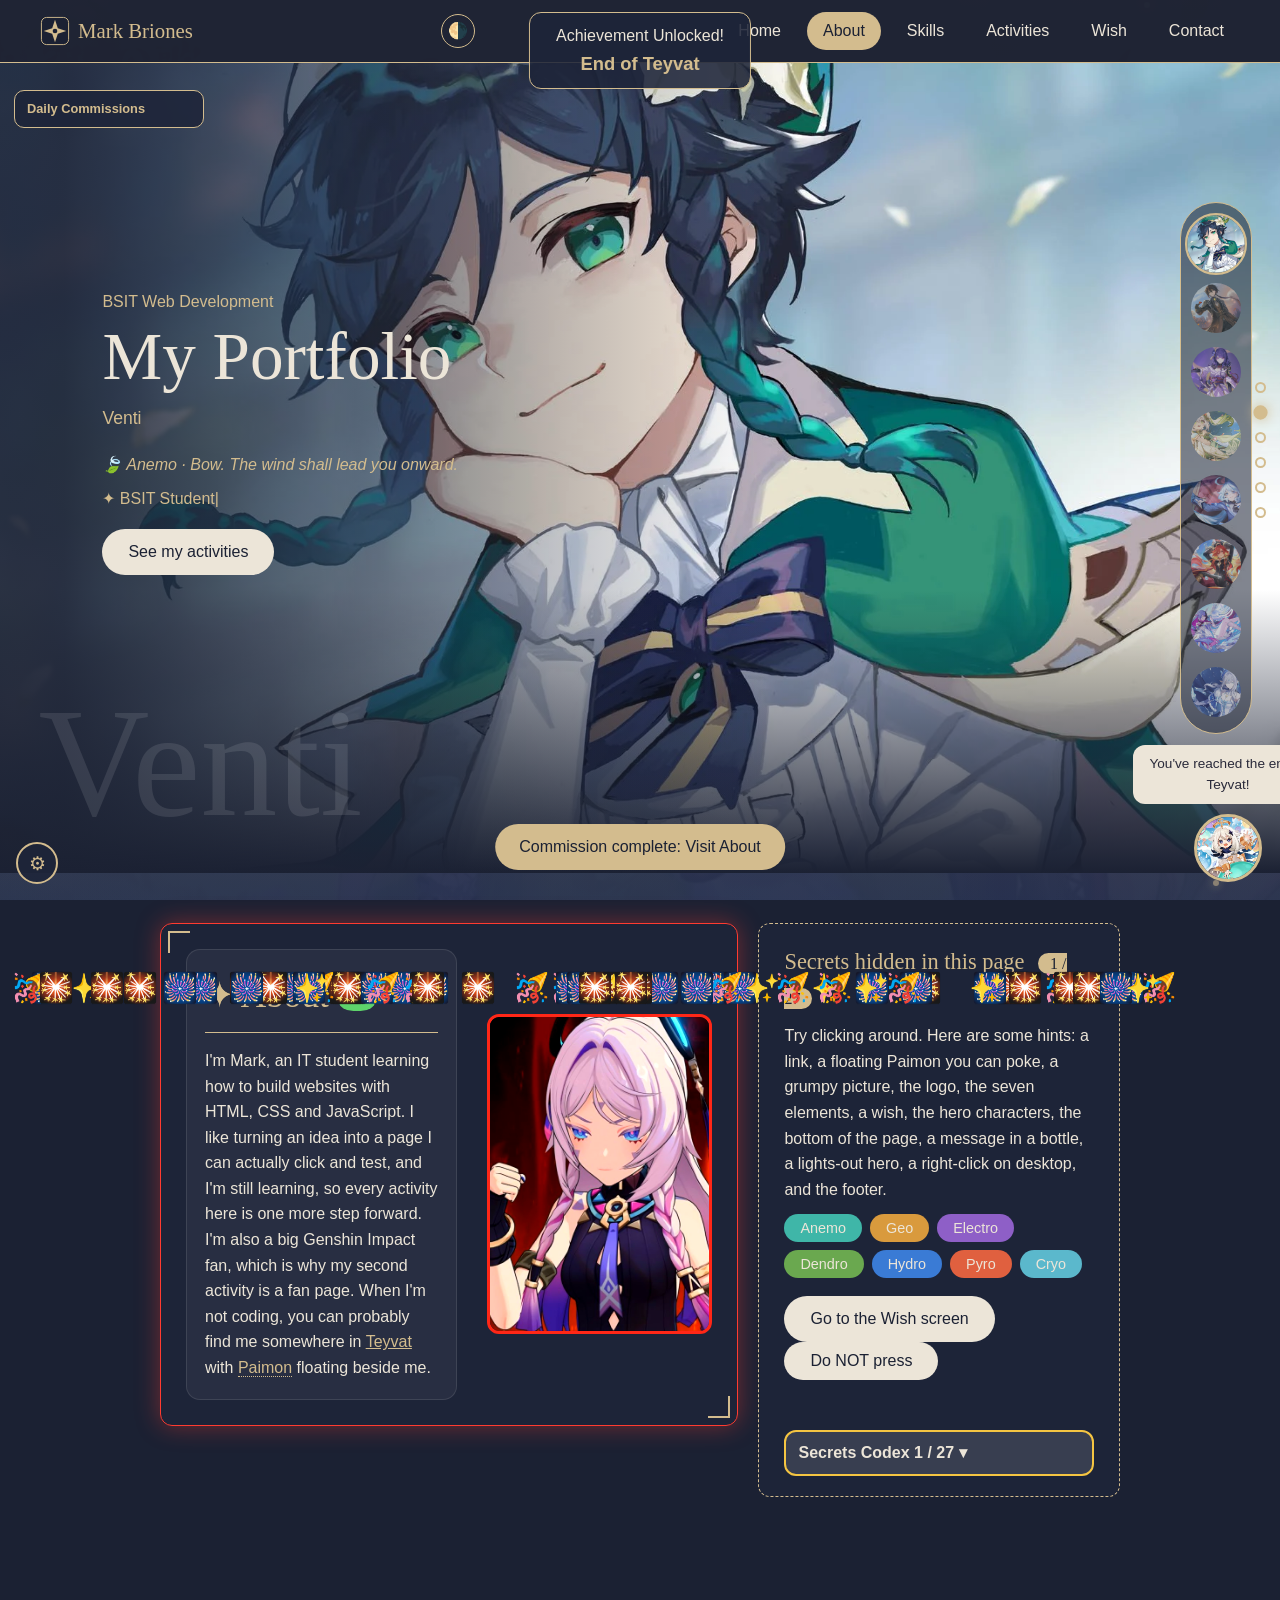
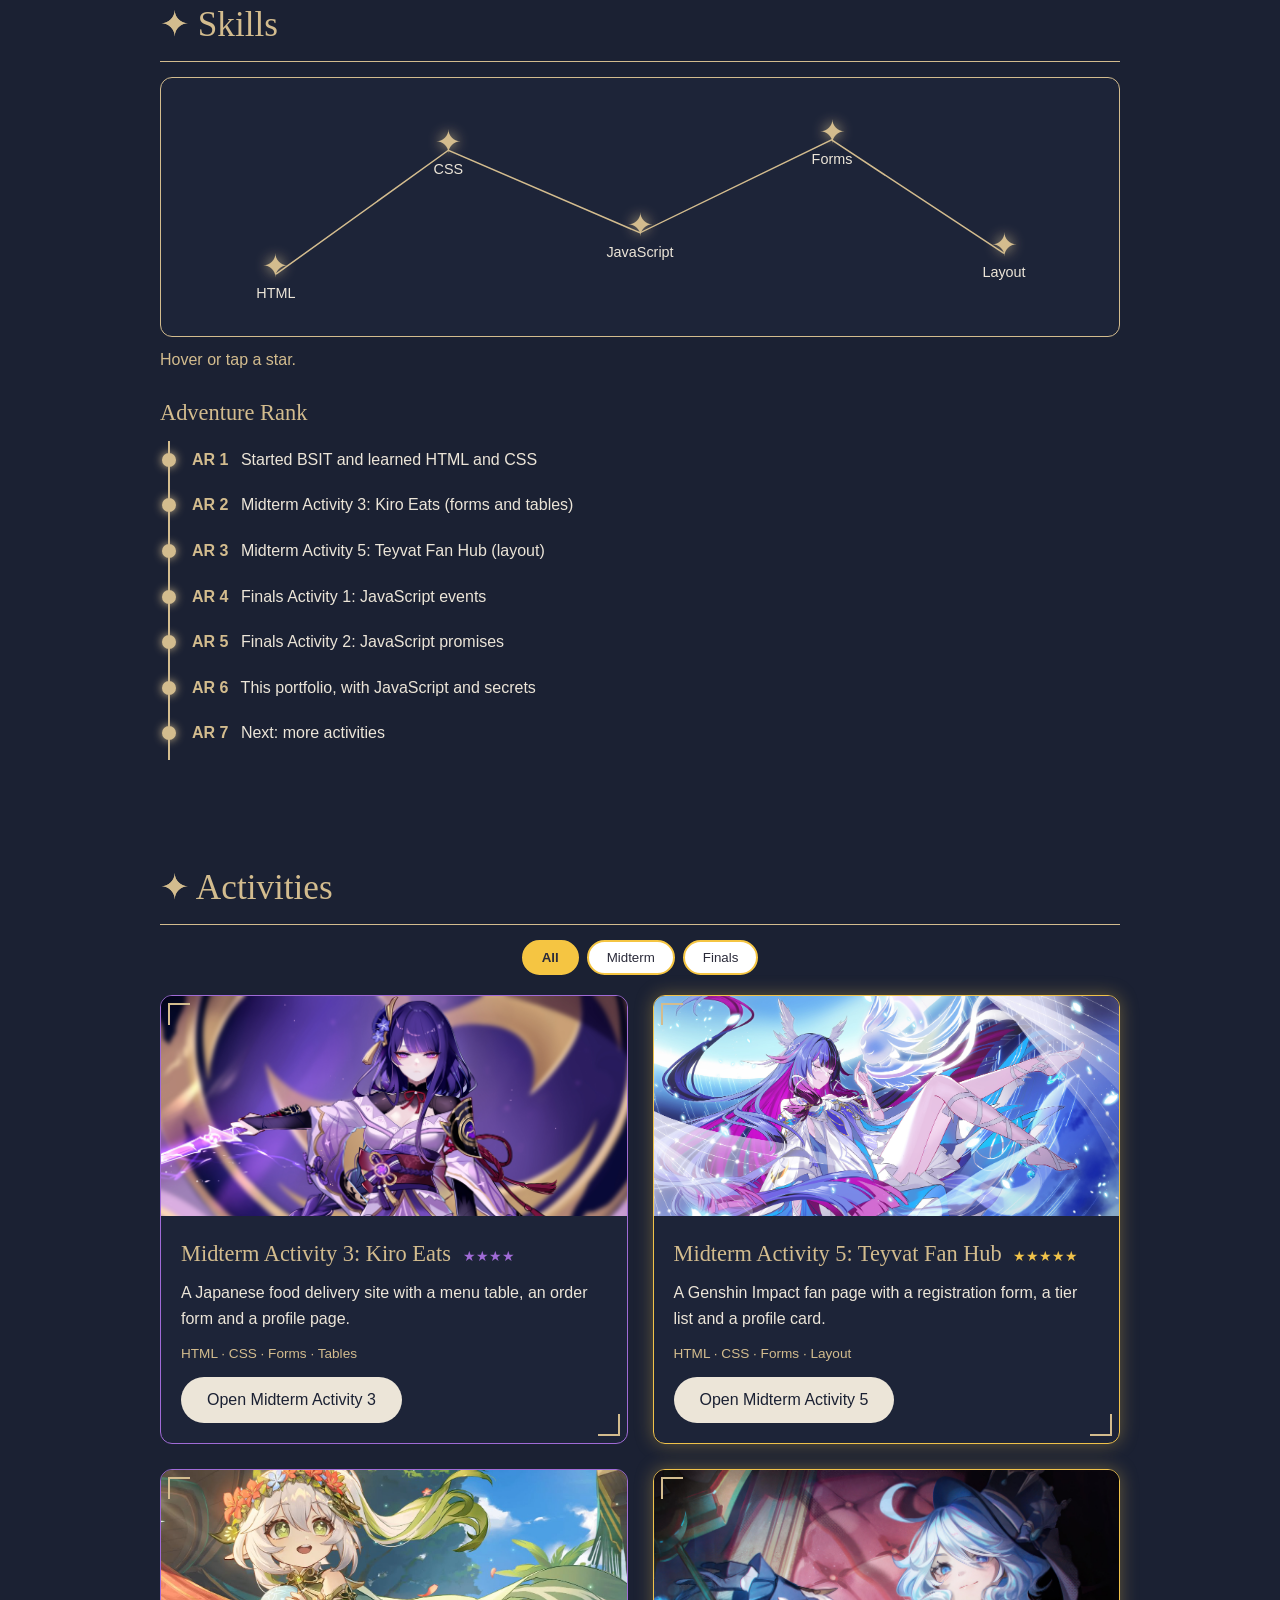
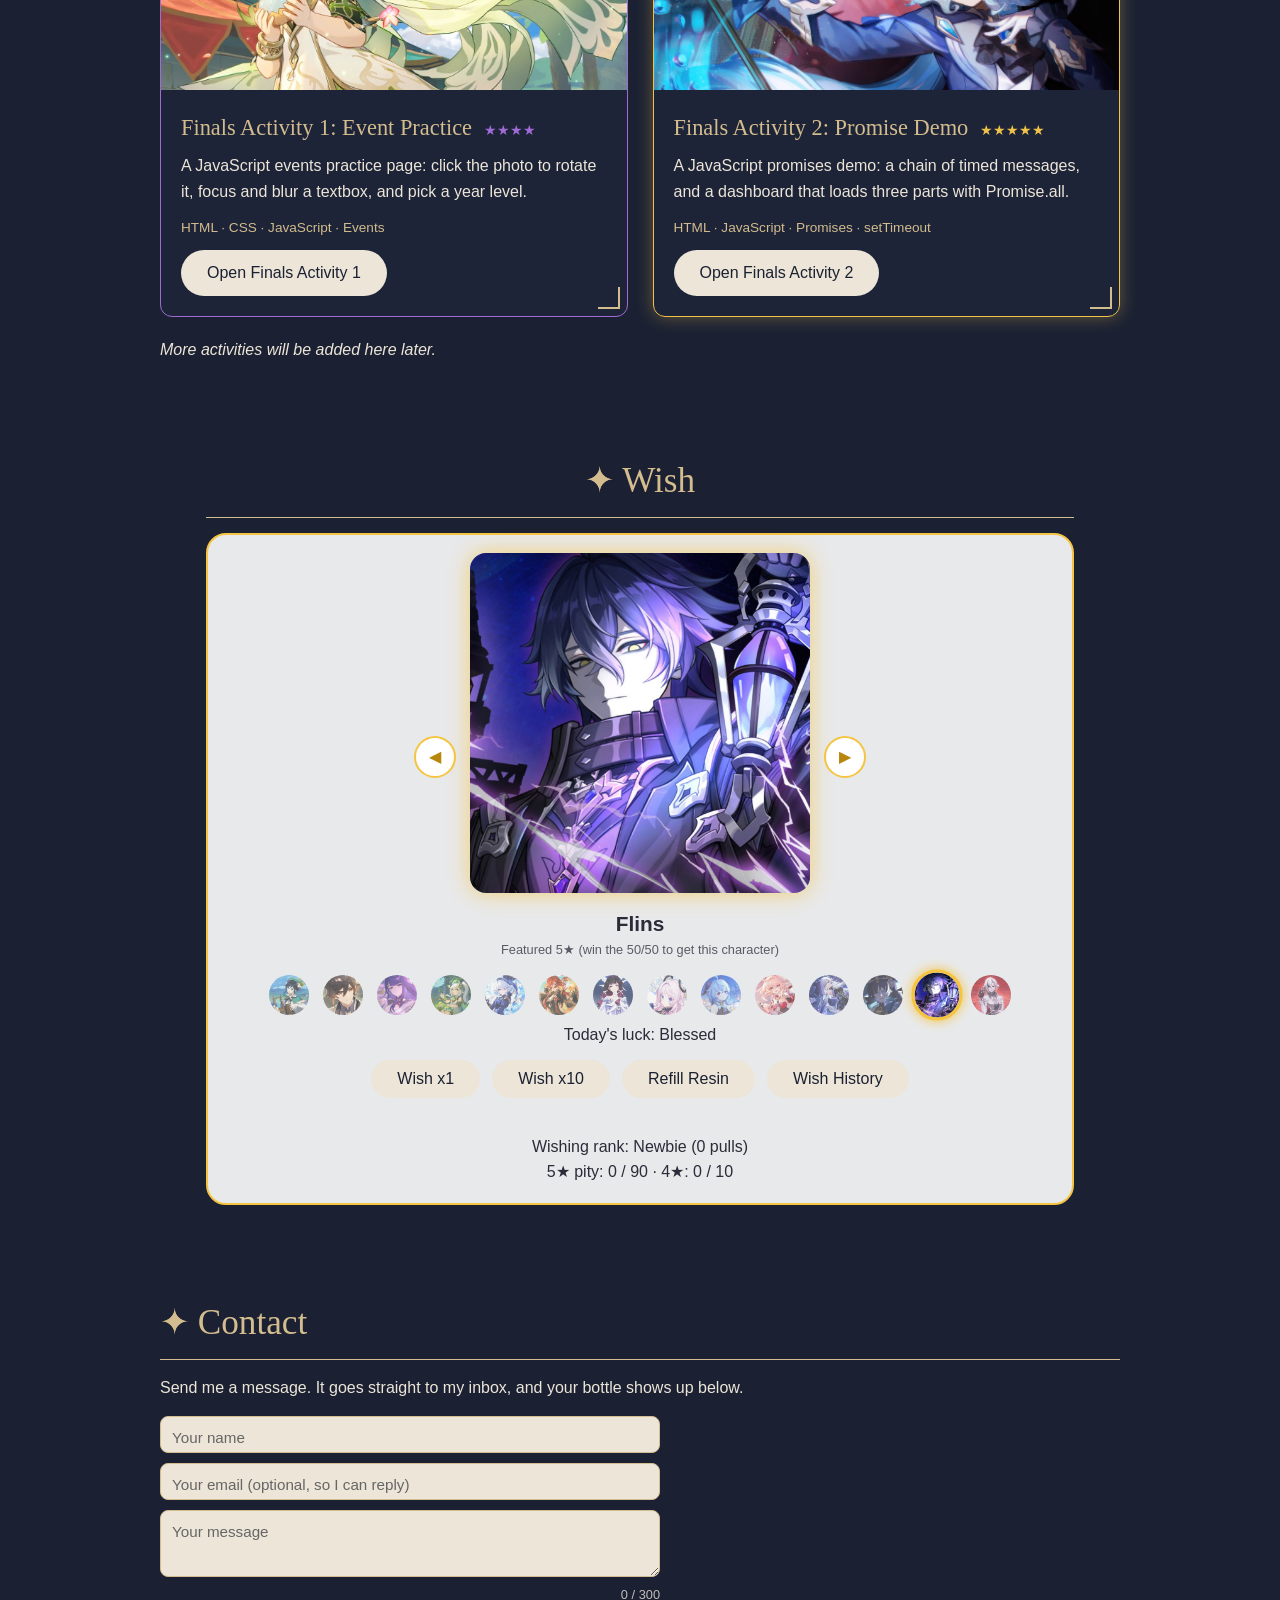
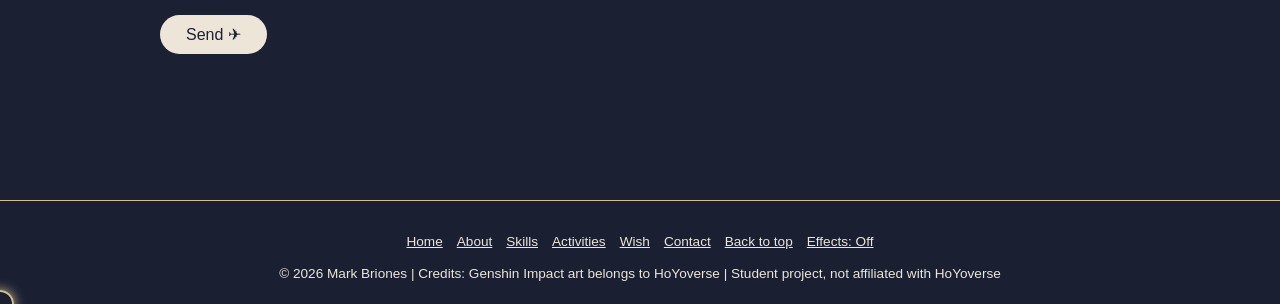
<file: index.html>
<!DOCTYPE html>
<html lang="en">
<head>
<meta charset="UTF-8">
<meta name="viewport" content="width=device-width, initial-scale=1.0">
<title>Web Dev Portfolio</title>
<link rel="icon" type="image/svg+xml" href="favicon.svg">
<link rel="stylesheet" href="style.css?v=7">
<link rel="stylesheet" href="extras.css?v=7">
<link rel="stylesheet" href="extras2.css?v=7">
<link rel="stylesheet" href="extras3.css?v=7">
</head>
<body>
<a class="skip" href="#about">Skip to content</a>
<div id="loader"><div class="ring"></div><p>Loading Teyvat...</p></div>

<!-- NAVBAR -->
<nav>
<a href="#home" class="logo" id="logo"><img src="favicon.svg" alt="logo"> Mark Briones</a>
<button id="menu-btn">Menu</button>
<ul id="nav-links">
<li><a href="#home">Home</a></li>
<li><a href="#about">About</a></li>
<li><a href="#skills">Skills</a></li>
<li><a href="#activities">Activities</a></li>
<li><a href="#wish">Wish</a></li>
<li><a href="#contact">Contact</a></li>
</ul>
</nav>

<!-- HERO: all the characters are picked from the thumbnails -->
<header id="home">
<img id="hero-img" src="images/venti.jpg" alt="">
<div class="hero-shade"></div>
<div id="hero-big"></div>
<div class="hero-text">
<p>BSIT Web Development</p>
<h1>My Portfolio</h1>
<p id="hero-name">Venti</p>
<p id="hero-quote"></p>
<p class="typeline">&#10022; <span id="type"></span><span class="caret">|</span></p>
<a class="btn" href="#activities">See my activities</a>
</div>
<div class="thumbs">
<img class="thumb" src="images/venti.jpg" alt="Venti">
<img class="thumb" src="images/zhongli.jpg" alt="Zhongli">
<img class="thumb" src="images/ei.jpg" alt="Ei">
<img class="thumb" src="images/nahida.jpg" alt="Nahida">
<img class="thumb" src="images/furina.jpg" alt="Furina">
<img class="thumb" src="images/mavuika.jpg" alt="Mavuika">
<img class="thumb" src="images/columbina.jpg" alt="Columbina">
<img class="thumb" src="images/anastasya.jpg" alt="Anastasya">
</div>
</header>

<main>

<!-- ABOUT -->
<section id="about" class="angry">
<div class="about-box">
<div>
<h2>About</h2>
<p>I'm Mark, an IT student learning how to build websites with HTML, CSS and JavaScript.
I like turning an idea into a page I can actually click and test, and I'm still learning,
so every activity here is one more step forward.</p>
<p>I'm also a big Genshin Impact fan, which is why my second activity is a fan page. When I'm not coding,
you can probably find me somewhere in <a href="https://genshin.hoyoverse.com/en/home" target="_blank" id="egg-link">Teyvat</a>
with <span class="egg" id="egg-paimon">Paimon</span> floating beside me.</p>
</div>
<img id="about-img" class="angry" src="images/angry_citlali.jpg" alt="Angry Citlali">
</div>

<div class="eggs">
<h3>Secrets hidden in this page <span id="egg-count">0 / 16</span></h3>
<p>Try clicking around. Here are some hints: a link, a floating Paimon you can poke, a grumpy picture, the logo, the seven elements, a wish, the hero characters, the bottom of the page, a message in a bottle, a lights-out hero, a right-click on desktop, and the footer.</p>
<div class="elements">
<button class="el el-anemo">Anemo</button>
<button class="el el-geo">Geo</button>
<button class="el el-electro">Electro</button>
<button class="el el-dendro">Dendro</button>
<button class="el el-hydro">Hydro</button>
<button class="el el-pyro">Pyro</button>
<button class="el el-cryo">Cryo</button>
</div>

<div id="old-wish" hidden>
<button class="btn" id="wish-btn">Make a Wish</button> <span id="pity"></span>
<p id="wish-result"></p>
</div>
<p><a class="btn" href="#wish">Go to the Wish screen</a> <button class="btn" id="nopress">Do NOT press</button></p>
<p id="nopress-reply"></p>

<details id="codex-box">
<summary>Secrets Codex <span id="codex-count">0 / 0</span></summary>
<ul id="codex-list"></ul>
<button class="btn" id="hint-btn">Hint from Paimon</button>
</details>
</div>
</section>

<!-- SKILLS -->
<section id="skills">
<h2>Skills</h2>
<div class="constellation" id="constellation">
<svg viewBox="0 0 100 50" preserveAspectRatio="none"><polyline points="12,38 30,14 50,30 70,12 88,34"/></svg>
<button class="star" style="left:12%;top:76%" data-info="HTML: the skeleton of every page I build.">HTML</button>
<button class="star" style="left:30%;top:28%" data-info="CSS: colours, layouts and animations.">CSS</button>
<button class="star" style="left:50%;top:60%" data-info="JavaScript: what makes this page click back.">JavaScript</button>
<button class="star" style="left:70%;top:24%" data-info="Forms and tables: order forms, menus and registration pages.">Forms</button>
<button class="star" style="left:88%;top:68%" data-info="Layout: grids, flexbox and phone-friendly pages.">Layout</button>
</div>
<p id="star-info">Hover or tap a star.</p>
<h3 class="rank-title">Adventure Rank</h3>
<ol class="timeline">
<li><b>AR 1</b> Started BSIT and learned HTML and CSS</li>
<li><b>AR 2</b> Midterm Activity 3: Kiro Eats (forms and tables)</li>
<li><b>AR 3</b> Midterm Activity 5: Teyvat Fan Hub (layout)</li>
<li><b>AR 4</b> Finals Activity 1: JavaScript events</li>
<li><b>AR 5</b> Finals Activity 2: JavaScript promises</li>
<li><b>AR 6</b> This portfolio, with JavaScript and secrets</li>
<li><b>AR 7</b> Next: more activities</li>
</ol>
</section>

<!-- ACTIVITIES -->
<section id="activities">
<h2>Activities</h2>
<div class="tabs" role="tablist">
<button class="tab on" role="tab" aria-selected="true" data-tab="all">All</button>
<button class="tab" role="tab" aria-selected="false" data-tab="midterm">Midterm</button>
<button class="tab" role="tab" aria-selected="false" data-tab="finals">Finals</button>
</div>
<div class="cards">
<article class="card">
<img src="images/ei.jpg" alt="Ei">
<div class="card-body">
<h3>Midterm Activity 3: Kiro Eats <span class="stars">&#9733;&#9733;&#9733;&#9733;</span></h3>
<p>A Japanese food delivery site with a menu table, an order form and a profile page.</p>
<p class="tags">HTML &middot; CSS &middot; Forms &middot; Tables</p>
<a class="btn" href="midterms-act3/" target="_blank">Open Midterm Activity 3</a>
</div>
</article>
<article class="card">
<img src="images/columbina.jpg" alt="Columbina">
<div class="card-body">
<h3>Midterm Activity 5: Teyvat Fan Hub <span class="stars">&#9733;&#9733;&#9733;&#9733;&#9733;</span></h3>
<p>A Genshin Impact fan page with a registration form, a tier list and a profile card.</p>
<p class="tags">HTML &middot; CSS &middot; Forms &middot; Layout</p>
<a class="btn" href="midterms-act5/home.html" target="_blank">Open Midterm Activity 5</a>
</div>
</article>
<article class="card">
<img src="images/nahida.jpg" alt="Nahida">
<div class="card-body">
<h3>Finals Activity 1: Event Practice <span class="stars">&#9733;&#9733;&#9733;&#9733;</span></h3>
<p>A JavaScript events practice page: click the photo to rotate it, focus and blur a textbox, and pick a year level.</p>
<p class="tags">HTML &middot; CSS &middot; JavaScript &middot; Events</p>
<a class="btn" href="finals-act1/practice.html" target="_blank">Open Finals Activity 1</a>
</div>
</article>
<article class="card">
<img src="images/furina.jpg" alt="Furina">
<div class="card-body">
<h3>Finals Activity 2: Promise Demo <span class="stars">&#9733;&#9733;&#9733;&#9733;&#9733;</span></h3>
<p>A JavaScript promises demo: a chain of timed messages, and a dashboard that loads three parts with Promise.all.</p>
<p class="tags">HTML &middot; JavaScript &middot; Promises &middot; setTimeout</p>
<a class="btn" href="finals-act2/index.html" target="_blank">Open Finals Activity 2</a>
</div>
</article>
</div>
<p class="note">More activities will be added here later.</p>
</section>

<!-- WISH -->
<section id="wish">
<h2>Wish</h2>
<button class="btn" id="wish-open">Open the Wish screen</button>
<div id="wish-card">
<button class="btn" id="wish-close">Close</button>
<div class="wish-art" id="wish-art">
<button class="b-arrow" id="bp-prev" type="button" aria-label="Previous featured character">&#9664;</button>
<figure><img id="wish-feature" src="images/wish/flins.jpg" alt="Flins"><figcaption id="wish-feature-name">Flins</figcaption><small>Featured 5&#9733; (win the 50/50 to get this character)</small></figure>
<button class="b-arrow" id="bp-next" type="button" aria-label="Next featured character">&#9654;</button>
</div>
<div id="banner-thumbs" aria-label="Choose the featured character"></div>
<p id="luck"></p>
<div class="wish-btns">
<button class="btn" id="w1">Wish x1</button>
<button class="btn" id="w10">Wish x10</button>
<button class="btn" id="resin-btn">Refill Resin</button>
<button class="btn" id="w-history-btn">Wish History</button>
</div>
<p id="w-last" aria-live="polite"></p>
<p id="w-rank"></p>
<p id="w-pity"></p>
</div>
</section>

<!-- CONTACT -->
<section id="contact">
<h2>Contact</h2>
<p>Send me a message. It goes straight to my inbox, and your bottle shows up below.</p>
<form id="contact-form" name="contact" method="POST">
<p class="hp"><label>Leave this empty <input type="checkbox" name="botcheck" tabindex="-1" autocomplete="off"></label></p>
<div class="field"><input type="text" id="cname" name="name" placeholder=" " required><label for="cname">Your name</label></div>
<div class="field"><input type="email" id="cemail" name="email" placeholder=" "><label for="cemail">Your email (optional, so I can reply)</label></div>
<div class="field"><textarea id="cmsg" name="message" rows="3" placeholder=" " required></textarea><label for="cmsg">Your message</label></div>
<button type="submit" class="btn" id="send-btn">Send &#9992;</button>
</form>
<p id="form-status"></p>
<ul id="messages"></ul>
</section>

</main>

<footer>
<div class="foot">
<a href="#home">Home</a>
<a href="#about">About</a>
<a href="#skills">Skills</a>
<a href="#activities">Activities</a>
<a href="#wish">Wish</a>
<a href="#contact">Contact</a>
<a href="#home">Back to top</a>
<button id="lite-toggle" type="button">Effects: On</button>
</div>
<p><span id="footer-copy">&copy;</span> <span id="year"></span> Mark Briones | <span id="footer-credits">Credits</span>: Genshin Impact art belongs to HoYoverse | Student project, not affiliated with HoYoverse</p>
</footer>

<div id="flash"></div>
<div id="overlay"><img id="overlay-img" alt=""></div>
<div id="banner"></div>
<div id="wish-modal"></div>
<div id="toast"></div>

<script src="script.js?v=7"></script>
<script src="extras.js?v=7"></script>
<script src="extras2.js?v=7"></script>
<script src="extras3.js?v=7"></script>
</body>
</html>
</file>
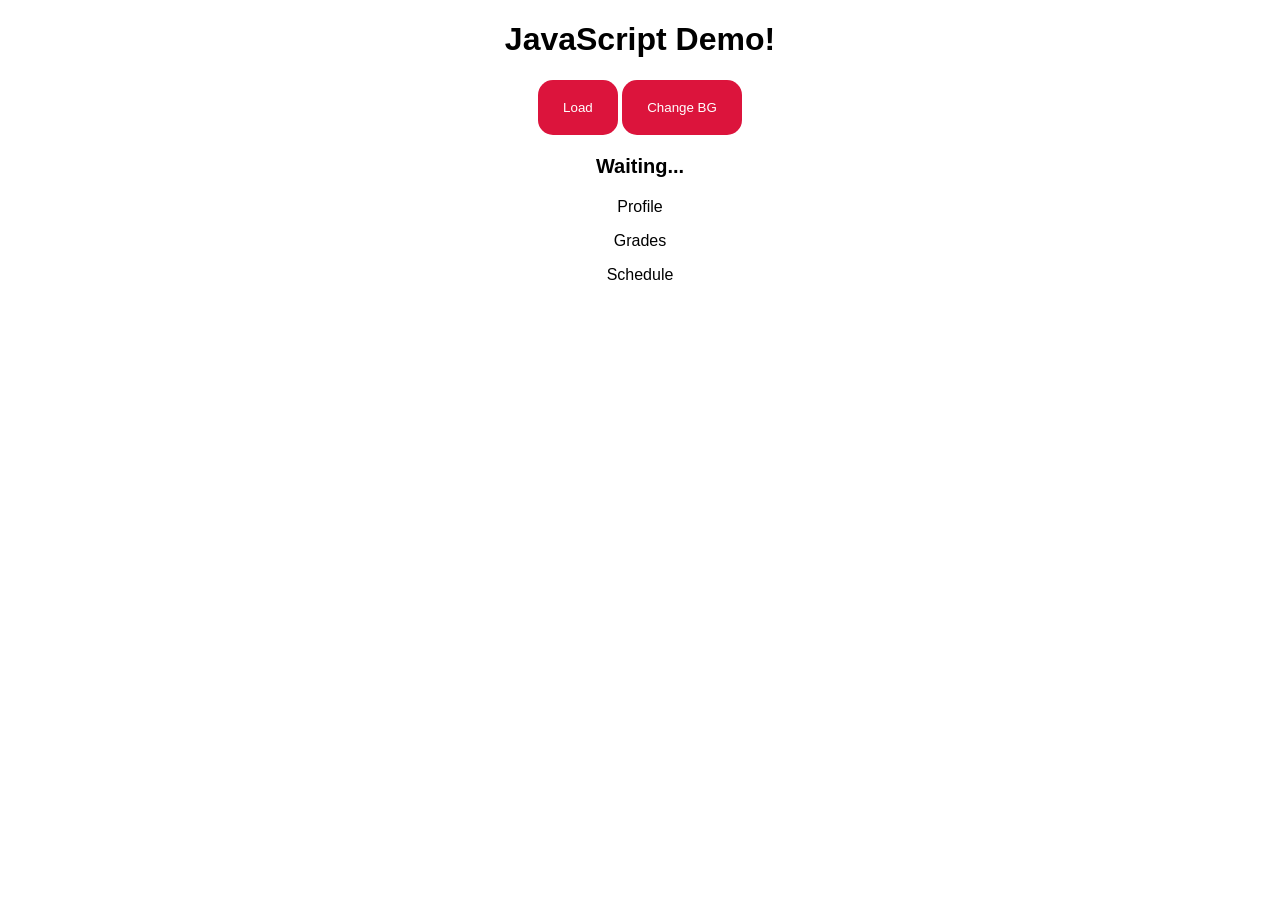
<file: finals-act2/index.html>
<!DOCTYPE html>
<html lang="en">
<head>
    <meta charset="UTF-8">
    <meta name="viewport" content="width=device-width, initial-scale=1.0">
    <title>Document</title>
</head>

    <style>
        body{
            text-align: center;
            margin-top: 75 px;
            font-family: Arial, Helvetica, sans-serif;
        }
        button {
            background-color:crimson;
            color: white;
            border: none;
            padding: 20px 25px;
            border-radius: 15px;
        }
        #message {
            font-weight: bold;
            font-size: 20px;
        }
        
    </style>
<body>

    <h1>JavaScript Demo!</h1>

    <button id="loadBtn">Load</button>
    <button id="changeBg">Change BG</button>

    <p id="message">Waiting...</p>

    <p id="profile">Profile</p>
    <p id="grades">Grades</p>
    <p id="schedule">Schedule</p>


    <script src="script.js"></script>   
</body>
</html>
</file>
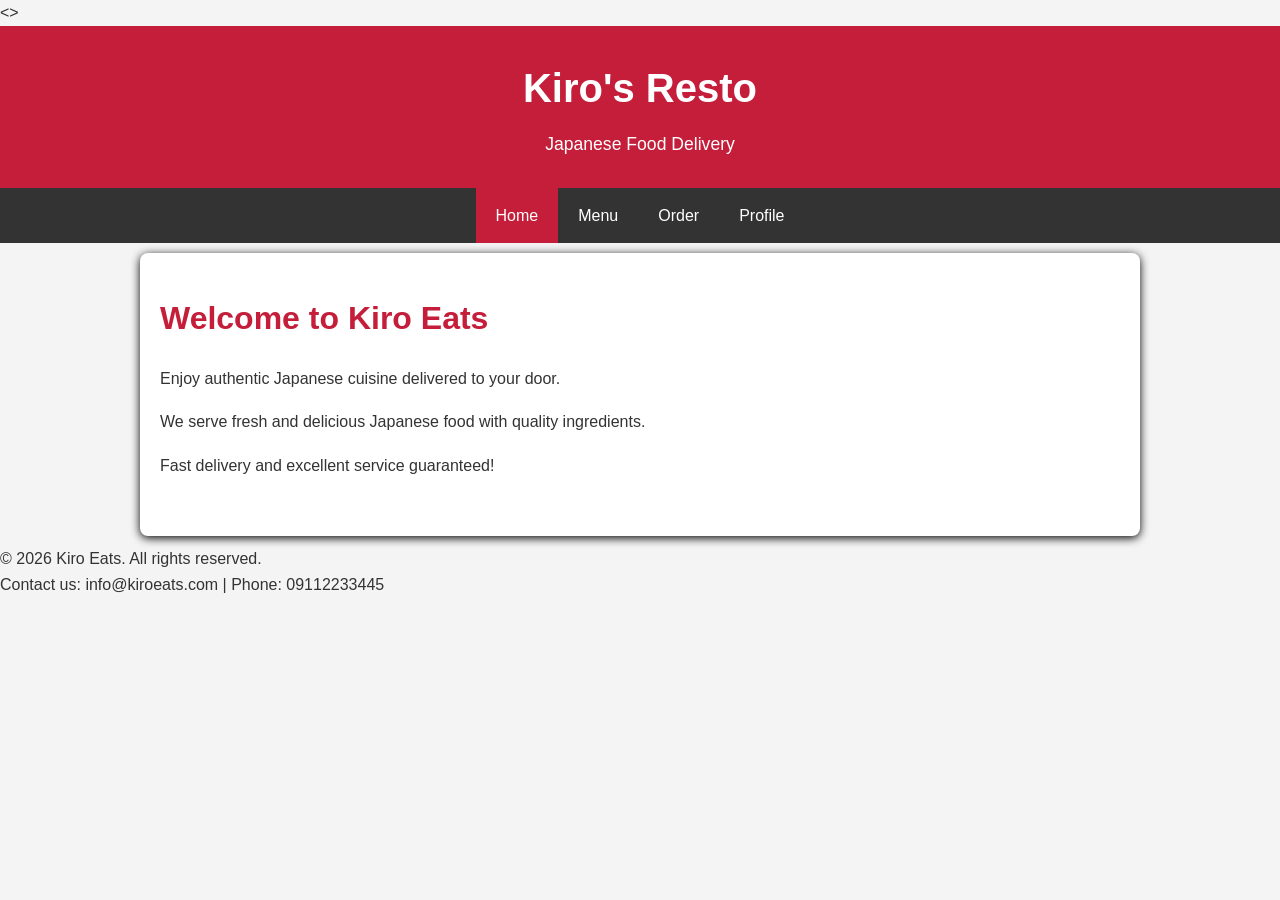
<file: midterms-act3/Index.html>
<><!DOCTYPE html>
<html lang="en">
<head>
    <meta charset="UTF-8">
    <meta name="viewport" content="width=device-width, initial-scale=1.0">
    <title>Kiro Eats - Home</title>
    <link rel = "stylesheet" href = "styles.css">
</head>
<body>
    
    <!-- HEADER -->
     <header>
        <h1>Kiro's Resto</h1>
        <p>Japanese Food Delivery</p>
     </header>

     <!-- NAVIGATION -->
    <nav>
        <ul>
            <li><a href="Index.html" class="active">Home</a></li>
            <li><a href="Menu.html">Menu</a></li>
            <li><a href="Order.html">Order</a></li>
            <li><a href="Profile.html">Profile</a></li>
        </ul>
      </nav>

<!-- MAIN CONTENT -->
 <main>
    <section>
        <h2>Welcome to Kiro Eats</h2>
        <p>Enjoy authentic Japanese cuisine delivered to your door.</p>
        <p>We serve fresh and delicious Japanese food with quality ingredients.</p>
        <p>Fast delivery and excellent service guaranteed!</p>
    </section>
 </main>

 <!-- FOOTER -->
  <footer>
    <p>&copy; 2026 Kiro Eats. All rights reserved.</p>
    <p>Contact us: info@kiroeats.com | Phone: 09112233445</p>
  </footer>
  
</body>
</html>
</file>
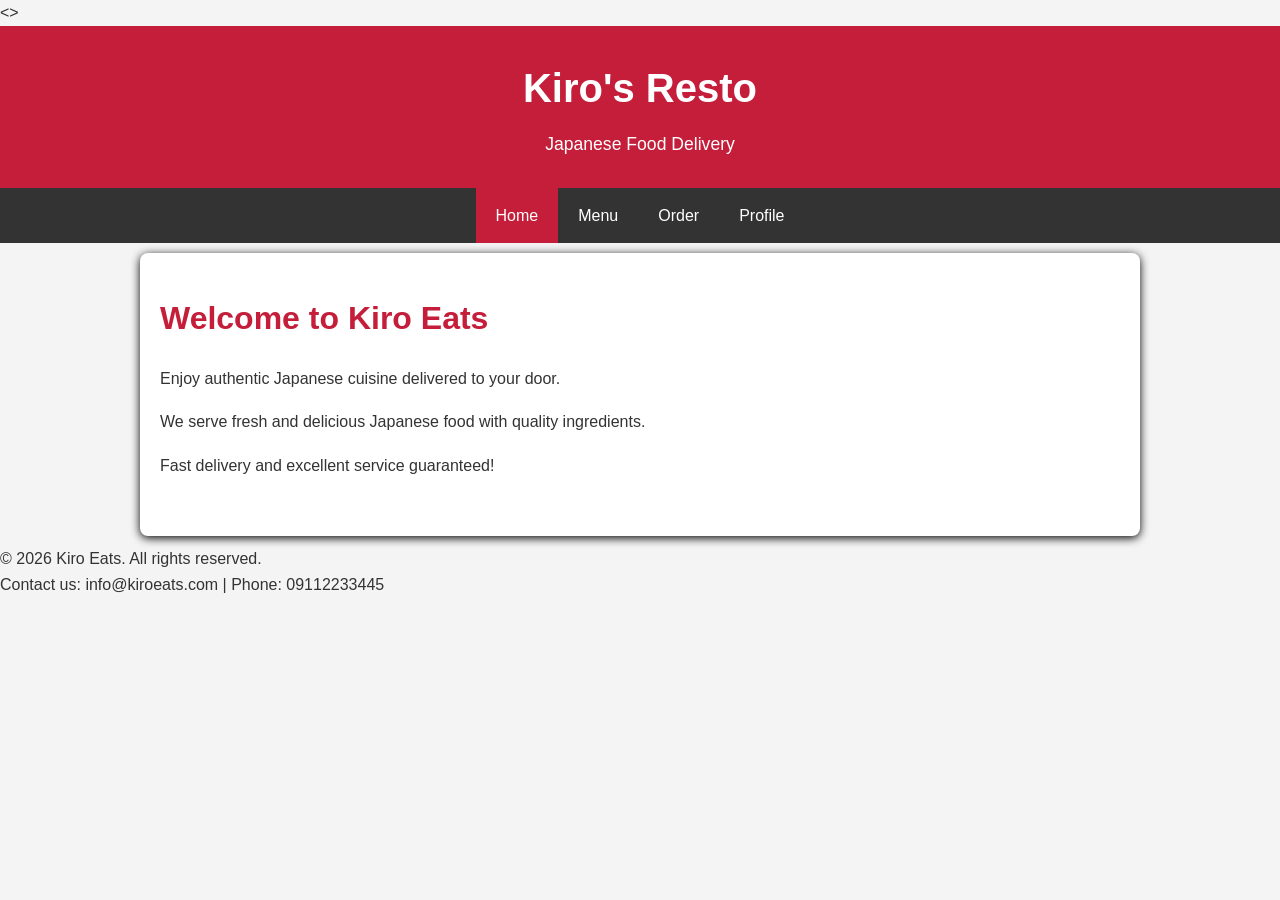
<file: midterms-act3/index.html>
<><!DOCTYPE html>
<html lang="en">
<head>
    <meta charset="UTF-8">
    <meta name="viewport" content="width=device-width, initial-scale=1.0">
    <title>Kiro Eats - Home</title>
    <link rel = "stylesheet" href = "styles.css">
</head>
<body>
    
    <!-- HEADER -->
     <header>
        <h1>Kiro's Resto</h1>
        <p>Japanese Food Delivery</p>
     </header>

     <!-- NAVIGATION -->
    <nav>
        <ul>
            <li><a href="index.html" class="active">Home</a></li>
            <li><a href="Menu.html">Menu</a></li>
            <li><a href="Order.html">Order</a></li>
            <li><a href="Profile.html">Profile</a></li>
        </ul>
      </nav>

<!-- MAIN CONTENT -->
 <main>
    <section>
        <h2>Welcome to Kiro Eats</h2>
        <p>Enjoy authentic Japanese cuisine delivered to your door.</p>
        <p>We serve fresh and delicious Japanese food with quality ingredients.</p>
        <p>Fast delivery and excellent service guaranteed!</p>
    </section>
 </main>

 <!-- FOOTER -->
  <footer>
    <p>&copy; 2026 Kiro Eats. All rights reserved.</p>
    <p>Contact us: info@kiroeats.com | Phone: 09112233445</p>
  </footer>
  
</body>
</html>
</file>
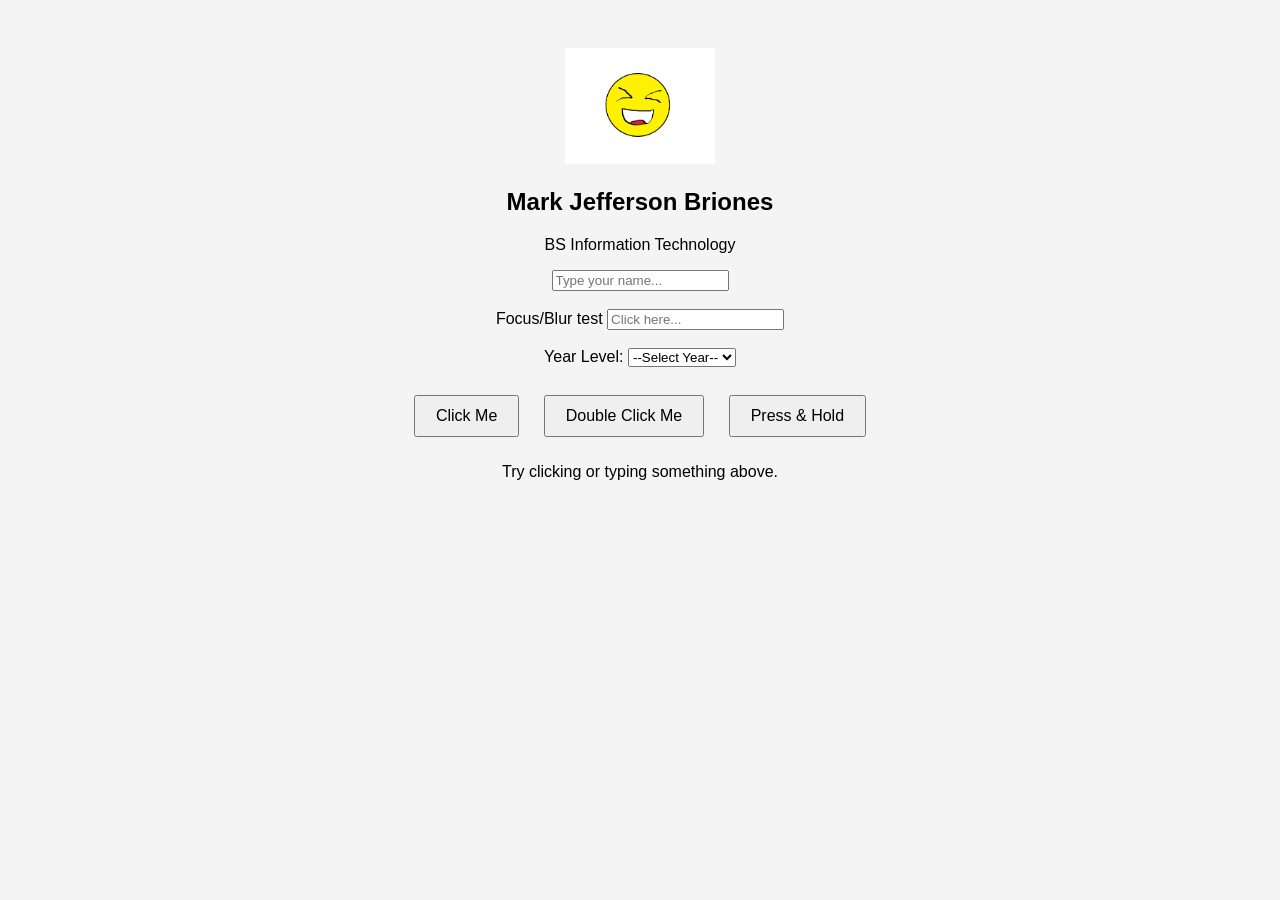
<file: finals-act1/practice.html>
<!DOCTYPE html>
<html lang="en">
<head>
    <meta charset="UTF-8">
    <meta name="viewport" content="width=device-width, initial-scale=1.0">
    <title>My Practice Page</title>
    <link rel="stylesheet" href="style.css">
</head>
<body>
    <div class="card">

    <img id="pic" src="happy.png" alt="happy face" width="150px">

    <h2 id="nameDisplay">Mark Jefferson Briones</h2>
    <p>BS Information Technology</p>

     <input id="nameBox" type="text" placeholder="Type your name...">

     <br><br>

     <label for="focusBox">Focus/Blur test</label>
     <input id="focusBox" type="text" placeholder="Click here...">

     <br><br>

     <label for="yearSelect">Year Level:</label>
     <select id="yearSelect">
        <option value="">--Select Year--</option>
        <option value="1st year">1st Year</option>
        <option value="2nd Year">2nd Year</option>
        <option value="3rd Year">3rd Year</option>
        <option value="4th Year">4th Year</option>
     </select>

     <br><br>

    <button id="btn1">Click Me</button>
    <button id="doubleClick">Double Click Me</button>
    <button id="btnHold">Press &amp; Hold</button>

    <p id="status">Try clicking or typing something above.</p>    

    </div>

    <script src="script.js"></script>
</body>
</html>
</file>
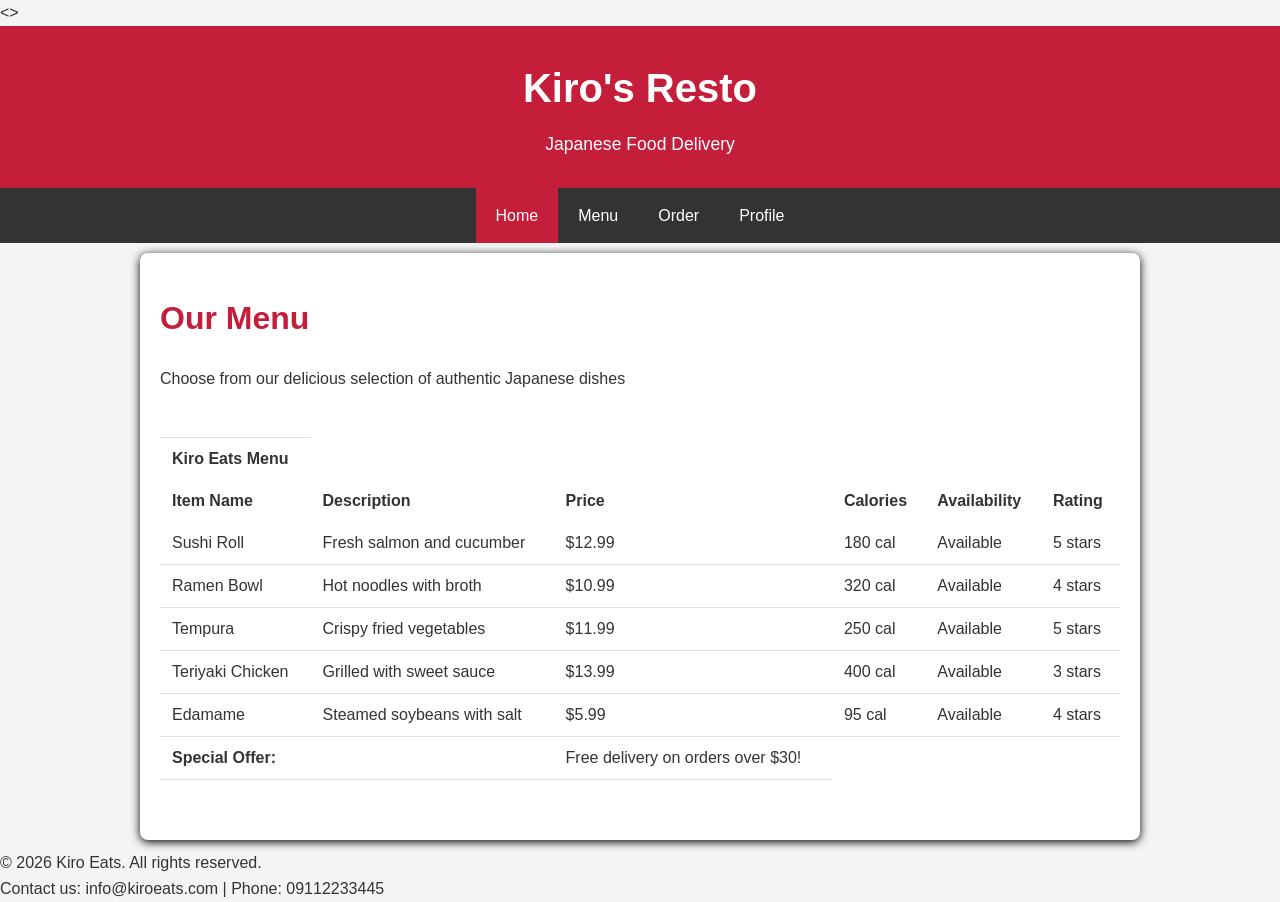
<file: midterms-act3/Menu.html>
<><!DOCTYPE html>
<html lang="en">
<head>
    <meta charset="UTF-8">
    <meta name="viewport" content="width=device-width, initial-scale=1.0">
    <title>Kiro Eats - Home</title>
    <link rel = "stylesheet" href = "styles.css">
</head>
<body>
    
    <!-- HEADER -->
     <header>
        <h1>Kiro's Resto</h1>
        <p>Japanese Food Delivery</p>
     </header>

     <!-- NAVIGATION -->
      <nav>
        <ul>
            <li><a href="index.html" class="active">Home</a></li>
            <li><a href="Menu.html">Menu</a></li>
            <li><a href="Order.html">Order</a></li>
            <li><a href="Profile.html">Profile</a></li>
        </ul>
      </nav>
<!-- MAIN CONTENT -->
 <main>
    <section>
        <h2>Our Menu</h2>
        <p>Choose from our delicious selection of authentic Japanese dishes</p>

        <!-- TABLE WITH 5 ROWS, 6 COLUMNS -->
         <table>
            <td>
                <tr>
                    <th colspan="6"> Kiro Eats Menu </th>
                </tr>
                <tr>
                    <th>Item Name</th>
                    <th>Description</th>
                    <th>Price</th>
                    <th>Calories</th>
                    <th>Availability</th>
                    <th>Rating</th>
                </tr>
            </td>
         <tbody>
            <tr>
                <td>Sushi Roll</td>
                <td>Fresh salmon and cucumber</td>
                <td>$12.99</td>
                <td>180 cal</td>
                <td>Available</td>
                <td>5 stars</td>
            </tr>
            <tr>
                <td>Ramen Bowl</td>
                <td>Hot noodles with broth</td>
                <td>$10.99</td>
                <td>320 cal</td>
                <td>Available</td>
                <td>4 stars</td>
            </tr>
            <tr>
                <td>Tempura</td>
                <td>Crispy fried vegetables</td>
                <td>$11.99</td>
                <td>250 cal</td>
                <td>Available</td>
                <td>5 stars</td>
            </tr>
            <tr>
                <td>Teriyaki Chicken</td>
                <td>Grilled with sweet sauce</td>
                <td>$13.99</td>
                <td>400 cal</td>
                <td>Available</td>
                <td>3 stars</td>
            </tr>
            <tr>
               <td>Edamame</td>
               <td>Steamed soybeans with salt</td>
               <td>$5.99</td>
               <td>95 cal</td>
               <td>Available</td>
               <td>4 stars</td> 
            </tr>
         </tbody>
         <tfoot>
            <tr>
                <td colspan="2"><strong>Special Offer:</strong></td>
                <td coslpan="4">Free delivery on orders over $30!</td>
             </tr>
          </tfoot>
       </table>
    </section>
 </main>

  <!-- FOOTER -->
  <footer>
    <p>&copy; 2026 Kiro Eats. All rights reserved.</p>
    <p>Contact us: info@kiroeats.com | Phone: 09112233445</p>
  </footer>
</body>
</html>
</file>
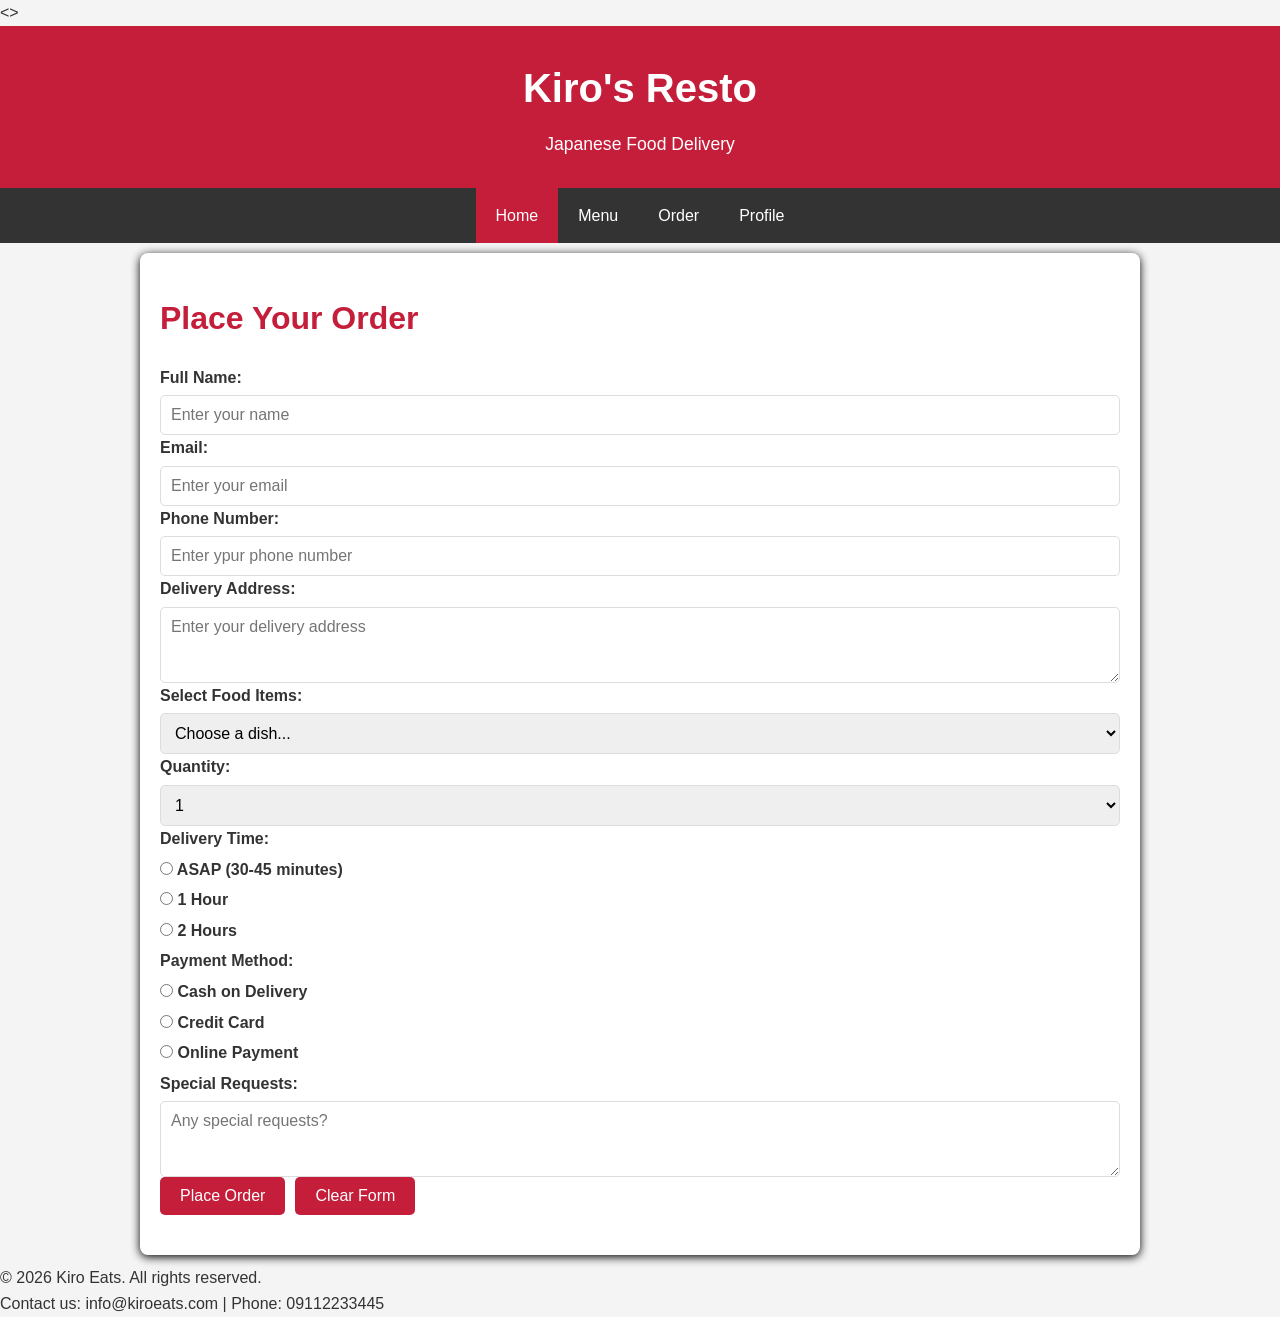
<file: midterms-act3/Order.html>
<><!DOCTYPE html>
<html lang="en">
<head>
    <meta charset="UTF-8">
    <meta name="viewport" content="width=device-width, initial-scale=1.0">
    <title>Kiro Eats - Home</title>
    <link rel = "stylesheet" href = "styles.css">
</head>
<body>
    
    <!-- HEADER -->
     <header>
        <h1>Kiro's Resto</h1>
        <p>Japanese Food Delivery</p>
     </header>

     <!-- NAVIGATION -->
     <nav>
        <ul>
            <li><a href="index.html" class="active">Home</a></li>
            <li><a href="Menu.html">Menu</a></li>
            <li><a href="Order.html">Order</a></li>
            <li><a href="Profile.html">Profile</a></li>
        </ul>
      </nav>

      <!-- MAIN CONTENT -->
       <main>
        <section>
            <h2>Place Your Order</h2>

            <form>
                <!-- CUSTOMER NAME -->
                 <div class="form-group">
                    <label for="name">Full Name:</label>
                    <input type="text" id="name" name="name" placeholder="Enter your name" required>
                 </div>

                  <!-- CUSTOMER EMAIL -->
                 <div class="form-group">
                    <label for="email">Email:</label>
                    <input type="email" id="email" name="email" placeholder="Enter your email" required>
                 </div>

                <!-- CUSTOMER PHONE -->
                 <div class="form-group">
                    <label for="phone">Phone Number:</label>
                    <input type="tel" id="phone" name="phone" placeholder="Enter ypur phone number" required>
                 </div>

                <!-- DELIVERY ADDRESS -->
                 <div class="form-group">
                    <label for="address">Delivery Address:</label>
                    <textarea id="address" name="address" rows="3" placeholder="Enter your delivery address" required></textarea>
                 </div>

                 <!-- FOOD SELECTION - DROPDOWN -->
                 <div class="form-group">
                    <label for="food">Select Food Items:</label>
                    <select id="food" name="food" required>
                        <option value="">Choose a dish...</option>
                        <option value="sushi">Sushi Roll - $12.99</option>
                        <option value="ramen">Ramen Bowl - $10.99</option>
                        <option value="tempura">Tempura - $11.99</option>
                        <option value="teriyaki">Teriyaki Chicken - $13.99</option>
                        <option value="edamame">Edamame - $5.99</option>
                    </select>
                 </div>

                 <!-- QUANTITY - DROPDOWN -->
                 <div class="form-group">
                    <label for="quantity">Quantity:</label>
                    <select id="quantity" name="quantity" required>
                        <option value="1">1</option>
                        <option value="2">2</option>
                        <option value="3">3</option>
                        <option value="4">4</option>
                        <option value="5">5</option>
                    </select>
                 </div>

                 <!-- DELIVERY TIME - RADIO BUTTON -->
                 <div class="form-group">
                    <label>Delivery Time:</label>
                    <div class="radio-group">
                        <label>
                            <input type="radio" name="delivery_time" value="asap" required>
                            ASAP (30-45 minutes) 
                        </label>
                        <label>
                            <input type="radio" name="delivery_time" value="1hour">
                            1 Hour
                        </label>
                        <label>
                            <input type="radio" name="delivery_time" value="2hour">
                            2 Hours
                        </label>
                    </div>
                 </div>

                 <!-- PAYMENT METHOD - RADIO BUTTON -->
                  <div class="form-group">
                    <label>Payment Method:</label>
                    <div class="radio-group">
                        <label>
                            <input type="radio" name="payment" value="cash" required>
                            Cash on Delivery
                        </label>
                        <label>
                            <input type="radio" name="payment" value="card">
                            Credit Card
                        </label>
                        <label>
                            <input type="radio" name="payment" value="online">
                            Online Payment
                        </label>

                        <!-- SPECIAL REQUESTS -->
                         <div class="form-group">
                            <label for="requests">Special Requests:</label>
                            <textarea id="requests" name="requests" rows="3" placeholder="Any special requests?"></textarea>
                         </div>

                            <!-- SUBMIT BUTTON -->
                         <div class="form-group">
                            <button type="submit">Place Order</label>
                            <button type="reset">Clear Form</label>
                         </div>
                     </form>
            </section>
</main>
 <!-- FOOTER -->
  <footer>
    <p>&copy; 2026 Kiro Eats. All rights reserved.</p>
    <p>Contact us: info@kiroeats.com | Phone: 09112233445</p>
  </footer>

</body>
</html>
</file>
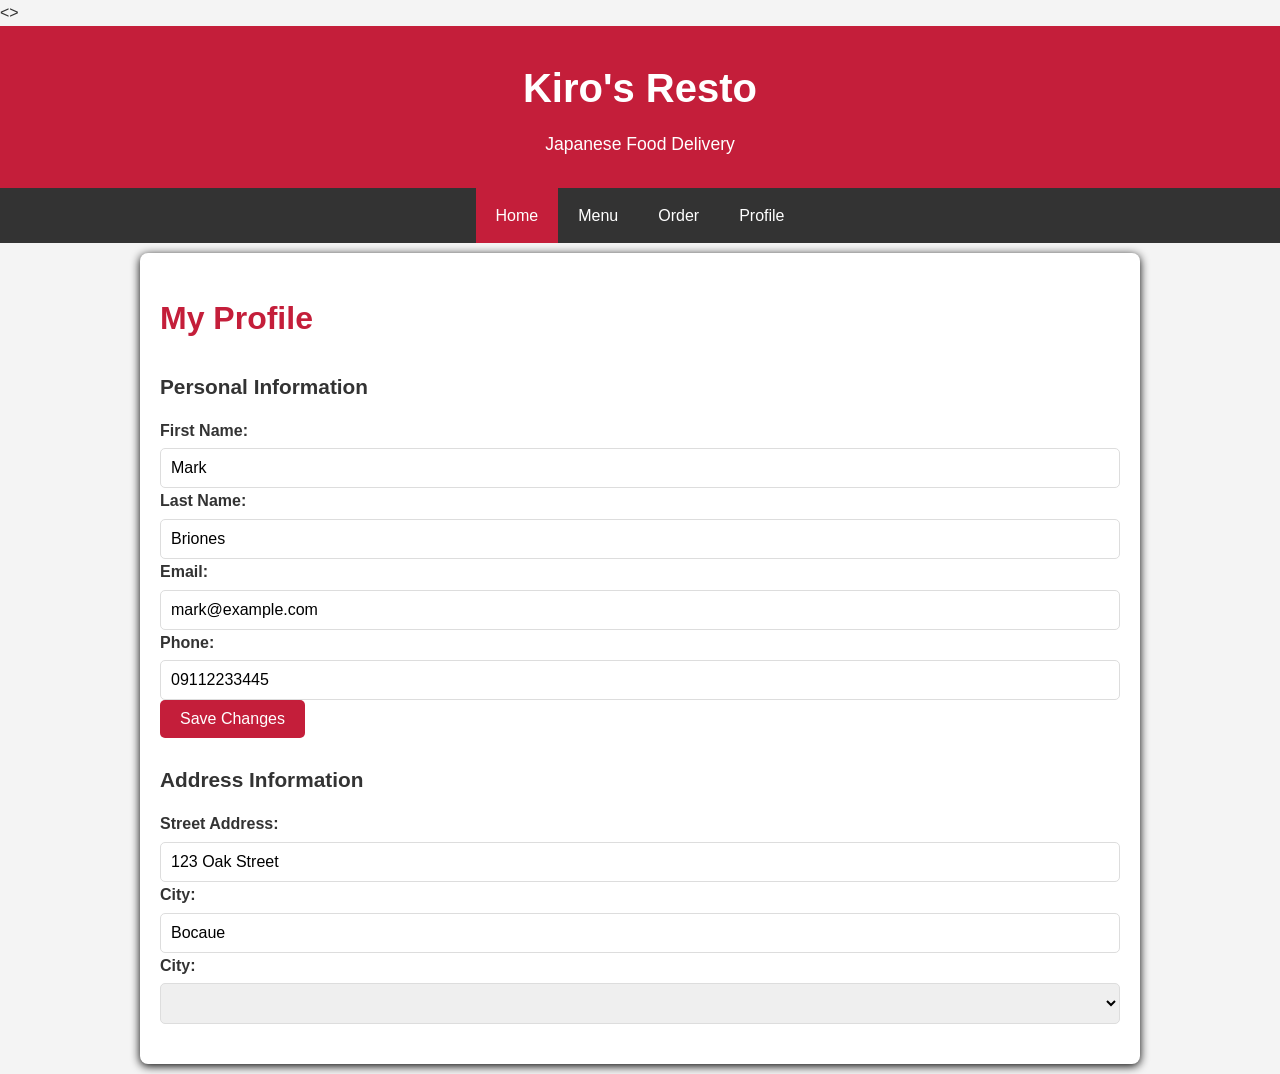
<file: midterms-act3/Profile.html>
<><!DOCTYPE html>
<html lang="en">
<head>
    <meta charset="UTF-8">
    <meta name="viewport" content="width=device-width, initial-scale=1.0">
    <title>Kiro Eats - Home</title>
    <link rel = "stylesheet" href = "styles.css">
</head>
<body>
    
    <!-- HEADER -->
     <header>
        <h1>Kiro's Resto</h1>
        <p>Japanese Food Delivery</p>
     </header>

     <!-- NAVIGATION -->
      <nav>
        <ul>
            <li><a href="index.html" class="active">Home</a></li>
            <li><a href="Menu.html">Menu</a></li>
            <li><a href="Order.html">Order</a></li>
            <li><a href="Profile.html">Profile</a></li>
      </nav>

      <!-- MAIN CONTENT -->
       <main>
        <section>
            <h2>My Profile</h2>

            <div class="profile-container">
                <!-- PERSONAL INFORMATION -->
                 <div class="profile-box">
                    <h3>Personal Information</h3>
                    <form>
                        <div class="form-group">
                            <label for="fname">First Name:</label>
                            <input type="text" id="fname" name="fname" value="Mark" required>
                        </div>

                        <div class="form-group">
                            <label for="lname">Last Name:</label>
                            <input type="text" id="lname" name="lname" value="Briones" required>
                        </div>

                        <div class="form-group">
                            <label for="pemail">Email:</label>
                            <input type="email" id="pemail" name="pemail" value="mark@example.com" required>
                        </div>

                        <div class="form-group">
                            <label for="pphone">Phone:</label>
                            <input type="tel" id="pphone" name="pphone" value="09112233445" required>
                        </div>

                        <div class="form-group">
                            <button type="submit">Save Changes</button>
                        </div>
                    </form>
                 </div>

                 <!-- ADDRESS INFORMATION -->
                  <div class="profile-box">
                    <h3>Address Information</h3>
                    <form>
                        <div class="form-group">
                            <label for="street">Street Address:</label>
                            <input type="text" id="street" name="street" value="123 Oak Street" required>
                        </div>

                        <div class="form-group">
                            <label for="city">City:</label>
                            <input type="text" id="city" name="city" value="Bocaue" required>
                        </div>

                         <div class="form-group">
                            <label for="city">City:</label>
                             <select id="city" name="city" required>
                                <option value="boc"></option>
                                <option value=""></option>
                                <option value=""></option>
                                <option value=""></option>
                                <option value=""></option>
                        </div>
                        

                    


                    </form>
                  </div>
            </div>
        </section>
       </main>

 <!-- FOOTER -->
  <footer>
    <p>&copy; 2026 Kiro Eats. All rights reserved.</p>
    <p>Contact us: info@kiroeats.com | Phone: 09112233445</p>
  </footer>
</body>
</html>
</file>
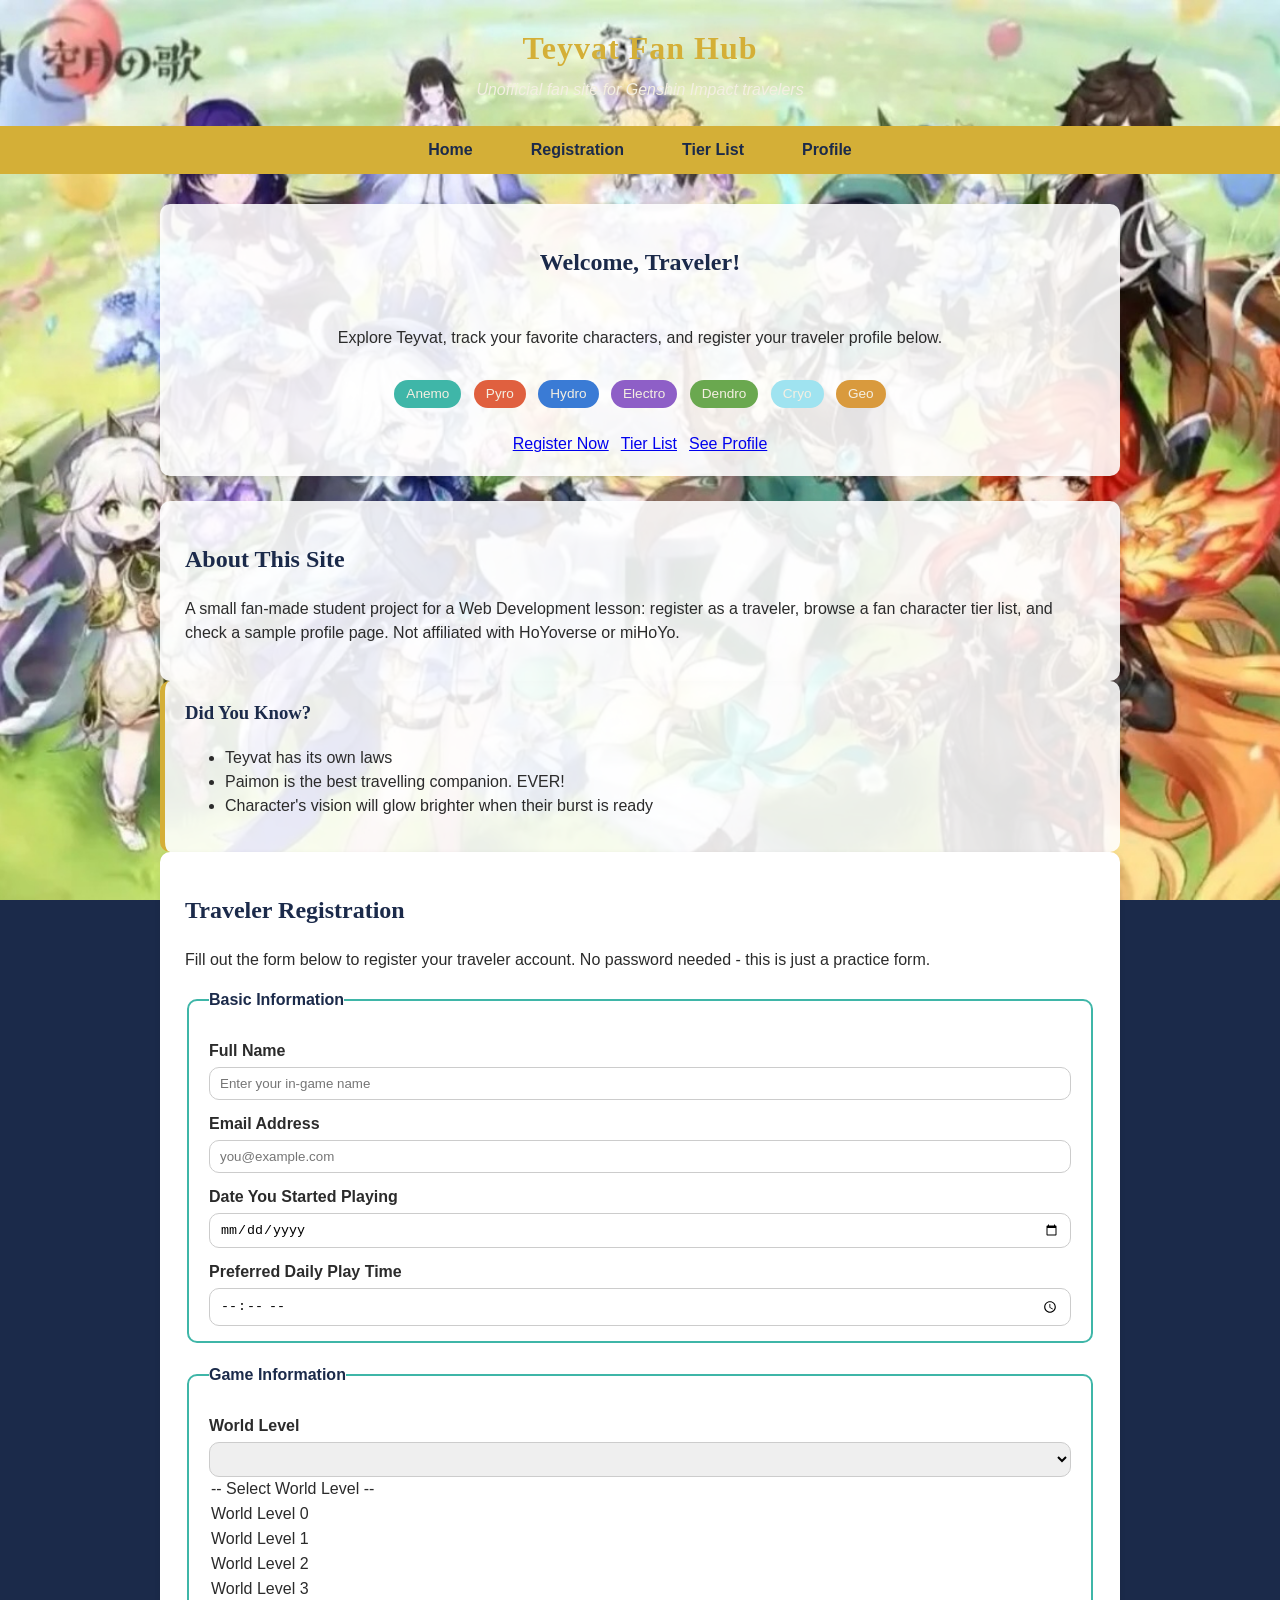
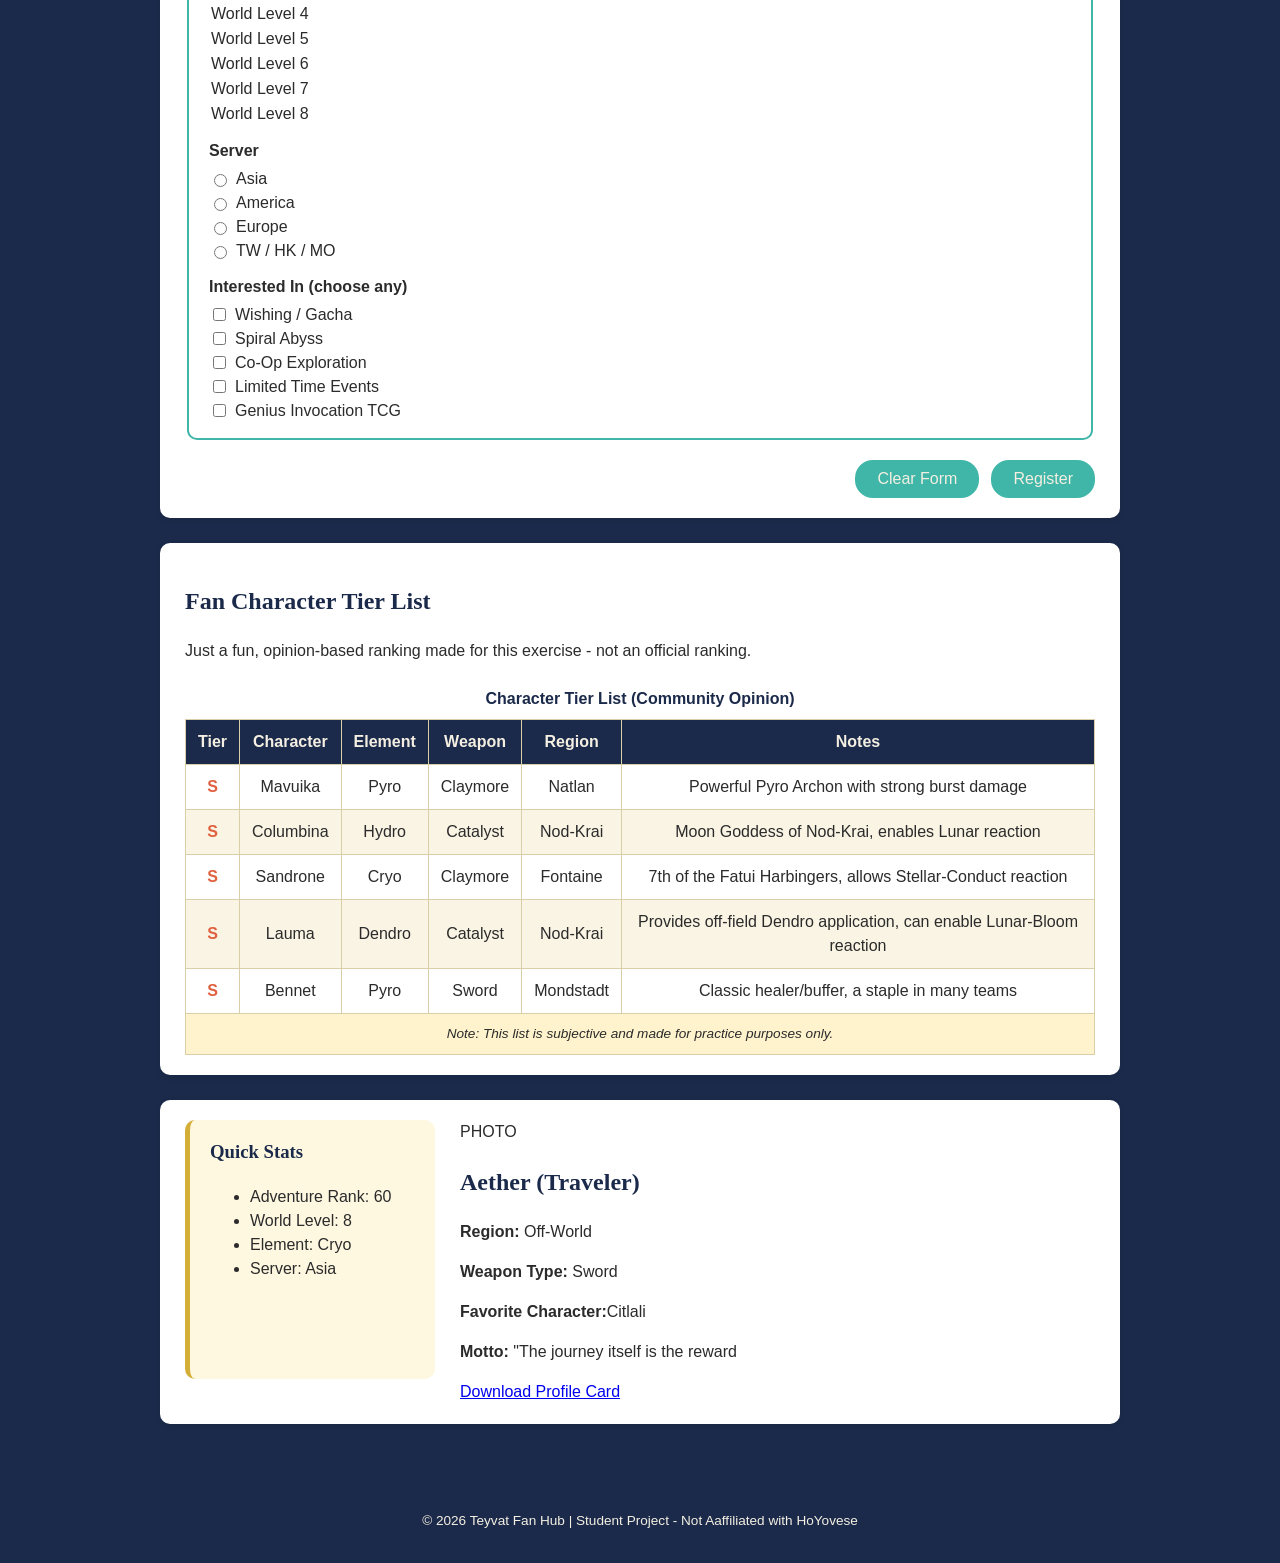
<file: midterms-act5/home.html>
<!DOCTYPE html>
<html lang="en">
<head>
    <meta charset="UTF-8">
    <meta name="viewport" content="width=device-width, initial-scale=1.0">
    <title>Teyvat Fan Hub</title>
    <link rel="stylesheet" href="base.css">
    <link rel="stylesheet" href="nav.css">
    <link rel="stylesheet" href="home.css">
    <link rel="stylesheet" href="registration.css">
    <link rel="stylesheet" href="tier.css">
    <link rel="stylesheet" href="profile.css">
</head>
<body>

    <header>
        <h1>Teyvat Fan Hub</h1>
        <p>Unofficial fan site for Genshin Impact travelers</p>
    </header>

    <nav>
        <ul>
            <li><a href="#home">Home</a></li>
            <li><a href="#registration">Registration</a></li>
            <li><a href="#tiers">Tier List</a></li>
            <li><a href="#profile">Profile</a></li>
        </ul>
    </nav>

    <!-- HOME -->
    <main>
        <section class="hero">
        <h2>Welcome, Traveler!</h2>
        <p>Explore Teyvat, track your favorite characters, and register your traveler profile below.</p>
        <div>
            <span class="element-tag tag-anemo">Anemo</span>
            <span class="element-tag tag-pyro">Pyro</span>
            <span class="element-tag tag-hydro">Hydro</span>
            <span class="element-tag tag-electro">Electro</span>
            <span class="element-tag tag-dendro">Dendro</span>
            <span class="element-tag tag-cryo">Cryo</span>
            <span class="element-tag tag-geo">Geo</span>
        </div>
        <div class="hero-links">
            <a class="btn" href="#registration">Register Now</a>
            <a class="btn" href="#tiers">Tier List</a>
            <a class="btn" href="#profile">See Profile</a>
        </div>
        </section>

        <div class="landing-lower">
            <section id="about">
                <h2>About This Site</h2>
                <p>A small fan-made student project for a Web Development lesson: register as a traveler,
                    browse a fan character tier list, and check a sample profile page.
                    Not affiliated with HoYoverse or miHoYo. 
                </p>
            </section>

            <aside>
                <h3>Did You Know?</h3>
                <ul>
                    <li>Teyvat has its own laws</li>
                    <li>Paimon is the best travelling companion. EVER!</li>
                    <li>Character's vision will glow brighter when their burst is ready</li>
                </ul>
            </aside>
        </div>

        <!-- Registration -->
         <section id="registration">
            <h2>Traveler Registration</h2>
            <p>Fill out the form below to register your traveler account.
                No password needed -  this is just a practice form. 
            </p>

            <form action="#" method="get">
                <fieldset>
                    <legend>Basic Information</legend>

                    <label for="fullname">Full Name</label>
                    <input type="text" id="fullname" name="fullname" placeholder="Enter your in-game name" required>

                    <label for="email">Email Address</label>
                    <input type="email" id="email" name="email" placeholder="you@example.com" required>

                    <label for="joindate">Date You Started Playing</label>
                    <input type="date" id="joindate" name="joindate">

                    <label for="playtime">Preferred Daily Play Time</label>
                    <input type="time" id="playtime" name="playtime">
                </fieldset>

                <fieldset>
                    <legend>Game Information</legend>

                    <label for="worldlevel">World Level</label>
                    <select id="worldlevel" name="worldlevel"></select>
                     <option value="">-- Select World Level --</option>
                     <option value="wl0">World Level 0</option>
                     <option value="wl1">World Level 1</option>
                     <option value="wl2">World Level 2</option>
                     <option value="wl3">World Level 3</option>
                     <option value="wl4">World Level 4</option>
                     <option value="wl5">World Level 5</option>
                     <option value="wl6">World Level 6</option>
                     <option value="wl7">World Level 7</option>
                     <option value="wl8">World Level 8</option>
                    </select>

                    <label>Server</label>
                    <div class="radio-group">
                        <label><input type="radio" name="server" value="asia checked"> Asia </label>
                        <label><input type="radio" name="server" value="america"> America </label>
                        <label><input type="radio" name="server" value="europe"> Europe </label>
                        <label><input type="radio" name="server" value="twhkmo"> TW / HK / MO </label>
                    </div>

                    <label>Interested In (choose any)</label>
                    <div class="checkbox-group">
                        <label><input type="checkbox" name="interest" value="wishing">Wishing / Gacha</label>
                         <label><input type="checkbox" name="interest" value="abyss">Spiral Abyss</label>
                          <label><input type="checkbox" name="interest" value="coop">Co-Op Exploration</label>
                           <label><input type="checkbox" name="interest" value="events">Limited Time Events</label>
                            <label><input type="checkbox" name="interest" value="tcg">Genius Invocation TCG</label>
                    </div>
                </fieldset>

                <div class="form-buttons">
                    <button type="reset">Clear Form</button>
                    <button type="submit">Register</button>
                </div>

                </form>
              </section>

                <!-- TIER LIST -->
                 <section id="tiers">
                    <h2>Fan Character Tier List</h2>
                    <p>Just a fun, opinion-based ranking made for this exercise - not an official ranking.</p>

                    <table>
                        <caption>Character Tier List (Community Opinion)</caption>
                        <thead>
                            <tr>
                                <th>Tier</th>
                                <th>Character</th>
                                <th>Element</th>
                                <th>Weapon</th>
                                <th>Region</th>
                                <th>Notes</th>
                            </tr>
                        </thead>
                        <tbody>
                            <tr>
                                <td class="tier-S">S</td>
                                <td>Mavuika</td>
                                <td>Pyro</td>
                                <td>Claymore</td>
                                <td>Natlan</td>
                                <td>Powerful Pyro Archon with strong burst damage</td>
                            </tr>
                            <tr>
                                <td class="tier-S">S</td>
                                <td>Columbina</td>
                                <td>Hydro</td>
                                <td>Catalyst</td>
                                <td>Nod-Krai</td>
                                <td>Moon Goddess of Nod-Krai, enables Lunar reaction</td>
                            </tr>
                            <tr>
                                <td class="tier-S">S</td>
                                <td>Sandrone</td>
                                <td>Cryo</td>
                                <td>Claymore</td>
                                <td>Fontaine</td>
                                <td>7th of the Fatui Harbingers, allows Stellar-Conduct reaction</td>
                            </tr>
                             <tr>
                                <td class="tier-S">S</td>
                                <td>Lauma</td>
                                <td>Dendro</td>
                                <td>Catalyst</td>
                                <td>Nod-Krai</td>
                                <td>Provides off-field Dendro application, can enable Lunar-Bloom reaction</td>
                            </tr>
                             <tr>
                                <td class="tier-S">S</td>
                                <td>Bennet</td>
                                <td>Pyro</td>
                                <td>Sword</td>
                                <td>Mondstadt</td>
                                <td>Classic healer/buffer, a staple in many teams</td>
                            </tr>
                        </tbody>
                        <tfoot>
                            <tr>
                                <td colspan="6">Note: This list is subjective and made for practice purposes only.</td>
                            </tr>
                        </tfoot>
                    </table>
                 </section>

                 <!-- PROFILE -->
                  <section id="profile" class="profile-main">
                    <aside>
                        <h3>Quick Stats</h3>
                        <ul class="profile-list">
                            <li>Adventure Rank: 60</li>
                            <li>World Level: 8</li>
                            <li>Element: Cryo</li>
                            <li>Server: Asia</li>
                        </ul>   
                    </aside>

                    <div class="profile-card">
                        <div class="profile-photo">PHOTO</div>
                        <h2>Aether (Traveler)</h2>
                        <p><strong>Region:</strong> Off-World</p>
                        <p><strong>Weapon Type:</strong> Sword</p>
                        <p><strong>Favorite Character:</strong>Citlali</p>
                        <p><strong>Motto:</strong> "The journey itself is the reward</p>

                        <a class="btn" href="profile-card.txt" download>Download Profile Card</a>
                    </div>

         </section>

    </main>

    <footer>
        <p>&copy; 2026 Teyvat Fan Hub | Student Project - Not Aaffiliated with HoYovese</p>
    </footer>
    
</body>
</html>
</file>
<file: style.css>
:root {
    --dark: #1b2133;
    --panel: rgba(30, 37, 58, 0.88);
    --gold: #d3bc8e;
    --cream: #ece5d8;
}

* { box-sizing: border-box; margin: 0; padding: 0; }

html { scroll-behavior: smooth; scroll-padding-top: 70px; }

/* Background like the official Genshin site: dark Teyvat sky with the key art */
body {
    font-family: "Segoe UI", Verdana, Arial, sans-serif;
    color: var(--cream);
    line-height: 1.6;
    background-color: var(--dark);
    background-image: linear-gradient(rgba(27, 33, 51, 0.88), rgba(27, 33, 51, 0.94)), url("images/wallpaper_GI.jpg");
    background-size: cover;
    background-position: center;
    background-attachment: fixed;
}

h1, h2, h3 { font-family: Georgia, "Times New Roman", serif; font-weight: normal; }

/* NAVBAR */
nav {
    position: sticky;
    top: 0;
    z-index: 10;
    display: flex;
    justify-content: space-between;
    align-items: center;
    padding: 12px 40px;
    background-color: rgba(27, 33, 51, 0.95);
    border-bottom: 1px solid var(--gold);
}

.logo { font-family: Georgia, serif; font-size: 1.3rem; color: var(--gold); text-decoration: none; }

nav ul { list-style: none; display: flex; gap: 10px; }

nav ul a {
    color: var(--cream);
    text-decoration: none;
    padding: 6px 16px;
    display: block;
    border-radius: 20px;
}

nav ul a:hover,
nav ul a.active { background-color: var(--gold); color: var(--dark); }

#menu-btn {
    display: none;
    background: var(--gold);
    color: var(--dark);
    border: none;
    border-radius: 20px;
    padding: 6px 16px;
    cursor: pointer;
}

/* HERO (slideshow of all the pictures) */
header {
    position: relative;
    height: 90vh;
    min-height: 520px;
    overflow: hidden;
}

#hero-img {
    position: absolute;
    top: 0; left: 0;
    width: 100%; height: 100%;
    object-fit: cover;
    transition: opacity 0.4s;
}

.hero-shade {
    position: absolute;
    top: 0; left: 0;
    width: 100%; height: 100%;
    background: linear-gradient(90deg, rgba(27, 33, 51, 0.9) 5%, rgba(27, 33, 51, 0) 60%),
                linear-gradient(0deg, rgba(27, 33, 51, 1) 0%, rgba(27, 33, 51, 0) 35%);
}

.hero-text { position: absolute; left: 8%; top: 28%; max-width: 500px; }
.hero-text p { color: var(--gold); }
.hero-text h1 { font-size: 4.2rem; line-height: 1.1; margin: 5px 0 10px; }
#hero-name { margin-bottom: 20px; font-size: 1.1rem; }

.thumbs {
    position: absolute;
    bottom: 25px;
    left: 0; right: 0;
    display: flex;
    justify-content: center;
    gap: 10px;
    flex-wrap: wrap;
    padding: 0 10px;
}

.thumb {
    width: 70px; height: 70px;
    object-fit: cover;
    border-radius: 50%;
    border: 2px solid transparent;
    opacity: 0.6;
    cursor: pointer;
}

.thumb:hover { opacity: 1; }
.thumb.active { opacity: 1; border-color: var(--gold); transform: scale(1.15); }

.btn {
    display: inline-block;
    background-color: var(--cream);
    color: var(--dark);
    padding: 10px 26px;
    border-radius: 25px;
    text-decoration: none;
    border: none;
    cursor: pointer;
    font-size: 1rem;
}

.btn:hover { background-color: var(--gold); }

/* SECTIONS */
main { max-width: 1000px; margin: 0 auto; padding: 0 20px; }
section { padding: 50px 0; }

section h2 {
    font-size: 2.2rem;
    color: var(--gold);
    margin-bottom: 15px;
    padding-bottom: 8px;
    border-bottom: 1px solid var(--gold);
}

.about-box {
    display: grid;
    grid-template-columns: 1.2fr 1fr;
    gap: 30px;
    align-items: center;
    background-color: var(--panel);
    padding: 25px;
    border-radius: 12px;
    border: 1px solid var(--gold);
}

.about-box > img { width: 100%; height: 320px; object-fit: cover; object-position: top; border-radius: 12px; }

/* ACTIVITY CARDS */
.cards { display: grid; grid-template-columns: 1fr 1fr; gap: 25px; margin-top: 20px; }

.card {
    background-color: var(--panel);
    border: 1px solid var(--gold);
    border-radius: 12px;
    overflow: hidden;
}

.card img { width: 100%; height: 220px; object-fit: cover; object-position: top; display: block; }
.card-body { padding: 20px; }
.card-body h3 { font-size: 1.4rem; color: var(--gold); margin-bottom: 8px; }
.card-body p { margin-bottom: 12px; }
.tags { font-size: 0.85rem; color: var(--gold); }
.note { margin-top: 20px; font-style: italic; }

/* CONTACT */
#contact-form { display: flex; flex-direction: column; gap: 10px; max-width: 500px; margin-top: 15px; }

#contact-form input,
#contact-form textarea {
    padding: 10px;
    font-family: inherit;
    border: 1px solid var(--gold);
    border-radius: 8px;
    background-color: var(--cream);
}

#contact-form button { align-self: flex-start; }

#messages { list-style: none; margin-top: 20px; max-width: 500px; }

#messages li {
    background-color: var(--panel);
    border-left: 4px solid var(--gold);
    padding: 10px 15px;
    margin-bottom: 10px;
    border-radius: 6px;
}

footer {
    background-color: rgba(27, 33, 51, 0.95);
    text-align: center;
    padding: 20px;
    font-size: 0.85rem;
    border-top: 1px solid var(--gold);
}

/* PHONE */
@media (max-width: 750px) {
    #menu-btn { display: block; }
    nav { flex-wrap: wrap; padding: 12px 20px; }
    nav ul { display: none; flex-direction: column; width: 100%; padding-top: 10px; }
    nav ul.show { display: flex; }
    .hero-text { top: 15%; }
    .hero-text h1 { font-size: 2.8rem; }
    .thumb { width: 48px; height: 48px; }
    .about-box, .cards { grid-template-columns: 1fr; }
}

/* LOGO */
.logo { display: flex; align-items: center; gap: 8px; }
.logo img { width: 30px; height: 30px; }

/* EASTER EGGS */
.about-box a { color: var(--gold); }
.egg { color: var(--gold); border-bottom: 1px dotted var(--gold); cursor: pointer; }
#about-img { cursor: pointer; }

.eggs {
    margin-top: 25px;
    background-color: var(--panel);
    border: 1px dashed var(--gold);
    border-radius: 12px;
    padding: 20px 25px;
}

.eggs h3 { color: var(--gold); font-size: 1.4rem; margin-bottom: 8px; }
#egg-count { font-size: 1rem; background: var(--gold); color: var(--dark); padding: 2px 12px; border-radius: 15px; margin-left: 8px; }
.eggs p { margin-bottom: 12px; }

.elements { display: flex; flex-wrap: wrap; gap: 8px; margin-bottom: 18px; }

.el { border: none; color: var(--cream); padding: 6px 16px; border-radius: 15px; cursor: pointer; font-size: 0.9rem; }
.el-anemo { background-color: #3fb6a8; }
.el-geo { background-color: #d99a3d; }
.el-electro { background-color: #8e5fc7; }
.el-dendro { background-color: #6aa84f; }
.el-hydro { background-color: #3a7bd5; }
.el-pyro { background-color: #e0603f; }
.el-cryo { background-color: #5bb8cc; }
.el:hover { transform: scale(1.08); }

#wish-result { margin-top: 12px; font-size: 1.1rem; min-height: 28px; }
#wish-result.gold { color: var(--gold); font-weight: bold; }

#toast {
    position: fixed;
    bottom: 30px;
    left: 50%;
    transform: translateX(-50%);
    background-color: var(--gold);
    color: var(--dark);
    padding: 10px 24px;
    border-radius: 25px;
    z-index: 30;
    opacity: 0;
    pointer-events: none;
    transition: opacity 0.3s;
}

#toast.show { opacity: 1; }

.flash { animation: flash 0.8s; }
@keyframes flash {
    0% { box-shadow: 0 0 0 0 gold; }
    50% { box-shadow: 0 0 40px 15px gold; }
    100% { box-shadow: 0 0 0 0 gold; }
}

/* ===== EASTER EGG EFFECTS ===== */
#toast { z-index: 60; }

#flash { position: fixed; top: 0; left: 0; right: 0; bottom: 0; z-index: 40; opacity: 0; pointer-events: none; }
#flash.go { animation: flashfade 0.8s; }
@keyframes flashfade { 0% { opacity: 0.6; } 100% { opacity: 0; } }

#overlay {
    position: fixed; top: 0; left: 0; right: 0; bottom: 0; z-index: 50;
    display: flex; align-items: center; justify-content: center;
    background: rgba(0, 0, 0, 0.7);
    opacity: 0; pointer-events: none; transition: opacity 0.3s;
}
#overlay.show { opacity: 1; pointer-events: auto; cursor: pointer; }
#overlay img { max-width: 80vw; max-height: 70vh; border-radius: 20px; border: 4px solid var(--gold); transform: scale(0.2); }
#overlay.show img { animation: pop 0.6s forwards; }
#overlay.angry img { border-color: #ff3b30; box-shadow: 0 0 70px #ff3b30; }
#overlay.happy img { border-color: #ff9ad5; box-shadow: 0 0 70px #ffb3e0; }
@keyframes pop {
    0% { transform: scale(0.2) rotate(-12deg); }
    70% { transform: scale(1.1) rotate(3deg); }
    100% { transform: scale(1) rotate(0); }
}

.fall { position: fixed; top: -70px; z-index: 35; font-size: 1.8rem; pointer-events: none; animation: fall linear forwards; }
img.fall { width: 64px; height: 64px; border-radius: 50%; object-fit: cover; border: 2px solid var(--gold); }
@keyframes fall { to { transform: translateY(115vh) rotate(540deg); } }

.shake main, .shake header { animation: shake 0.7s; }
@keyframes shake {
    0%, 100% { transform: translateX(0); }
    20% { transform: translateX(-14px); } 40% { transform: translateX(14px); }
    60% { transform: translateX(-10px); } 80% { transform: translateX(10px); }
}

.resonance main, .resonance header { animation: hue 3s linear; }
@keyframes hue { to { filter: hue-rotate(360deg); } }

/* Citlali: angry by default, cheerful after 2 clicks */
.about-box > img { border: 3px solid transparent; transition: opacity 0.35s; }
#about-img.angry { border-color: #ff3b30; filter: saturate(1.3) contrast(1.1); animation: rage 0.18s infinite alternate; }
@keyframes rage {
    from { transform: translate(-1px, 1px); box-shadow: 0 0 12px #ff3b30; }
    to { transform: translate(1px, -1px); box-shadow: 0 0 34px #ff3b30; }
}
#about-img.happy { border-color: #ff9ad5; animation: bounce 1.2s infinite; }
@keyframes bounce { 50% { transform: translateY(-10px); box-shadow: 0 12px 30px #ffb3e0; } }
#about.angry .about-box { border-color: #ff3b30; box-shadow: 0 0 25px rgba(255, 59, 48, 0.4); }

body.cheerful {
    --dark: #fff3fb; --panel: rgba(255, 255, 255, 0.88); --gold: #ff5fa2; --cream: #4a2a5e;
    background-image: linear-gradient(120deg, #ffd1f0, #c7f0ff, #fff3b0, #d4ffd1, #ffd1f0);
    background-size: 400% 400%;
    animation: rainbow 10s linear infinite;
}
@keyframes rainbow { 0% { background-position: 0% 50%; } 100% { background-position: 100% 50%; } }
body.cheerful nav, body.cheerful footer { background-color: rgba(255, 255, 255, 0.92); }
body.cheerful .hero-shade {
    background: linear-gradient(90deg, rgba(255, 243, 251, 0.9) 5%, rgba(255, 243, 251, 0) 60%),
                linear-gradient(0deg, rgba(255, 243, 251, 1) 0%, rgba(255, 243, 251, 0) 35%);
}
body.cheerful #contact-form input, body.cheerful #contact-form textarea { background-color: #fff; }
body.cheerful .el, body.cheerful #toast { color: #fff; }
body.cheerful #toast { background-color: #ff5fa2; }
</file>
<file: extras.css>
/* ===== ROUND 1 EXTRAS ===== */
header { z-index: 1; }
main { position: relative; z-index: 1; }

/* scrollbar, button press */
::-webkit-scrollbar { width: 10px; }
::-webkit-scrollbar-track { background: #1b2133; }
::-webkit-scrollbar-thumb { background: var(--gold); border-radius: 6px; }
.btn:active { transform: scale(0.94); }

/* glass panels, cursor spotlight, gold corner flourishes */
.about-box, .card, .eggs {
    position: relative;
    backdrop-filter: blur(6px);
    background-image: radial-gradient(circle 170px at var(--mx, -999px) var(--my, -999px), rgba(255, 255, 255, 0.13), transparent);
}
.about-box::before, .card::before, .about-box::after, .card::after {
    content: ""; position: absolute; width: 20px; height: 20px; z-index: 2; pointer-events: none;
}
.about-box::before, .card::before { top: 7px; left: 7px; border-top: 2px solid var(--gold); border-left: 2px solid var(--gold); }
.about-box::after, .card::after { bottom: 7px; right: 7px; border-bottom: 2px solid var(--gold); border-right: 2px solid var(--gold); }

/* shimmering headings with a star */
section h2 {
    background: linear-gradient(90deg, var(--gold) 40%, #fff 50%, var(--gold) 60%);
    background-size: 250% 100%;
    -webkit-background-clip: text; background-clip: text;
    -webkit-text-fill-color: transparent;
    animation: shimmer 5s linear infinite;
}
section h2::before { content: "\2726  "; -webkit-text-fill-color: var(--gold); }
@keyframes shimmer { from { background-position: 150% 0; } to { background-position: -50% 0; } }

/* rarity frames + tilt */
.card { transition: transform 0.15s, box-shadow 0.3s; border-color: var(--rare, var(--gold)); }
.card:nth-child(1) { --rare: #a06bd6; }
.card:nth-child(2) { --rare: #f0c24a; box-shadow: 0 0 18px rgba(240, 194, 74, 0.35); }
.stars { font-size: 0.9rem; color: var(--rare); margin-left: 6px; }

/* smart navbar */
nav { transition: transform 0.3s; }
nav.hide { transform: translateY(-100%); }

/* dot navigator */
#dots { position: fixed; right: 14px; top: 50%; transform: translateY(-50%); z-index: 20; display: flex; flex-direction: column; gap: 14px; }
#dots a { width: 11px; height: 11px; border-radius: 50%; border: 2px solid var(--gold); display: block; }
#dots a.on { background: var(--gold); box-shadow: 0 0 10px var(--gold); transform: scale(1.3); }

/* fireflies */
.firefly { position: fixed; z-index: 0; width: 6px; height: 6px; border-radius: 50%; background: var(--gold); box-shadow: 0 0 10px var(--gold); opacity: 0.55; pointer-events: none; animation: drift ease-in-out infinite alternate; }
@keyframes drift { from { transform: translate(0, 0); } to { transform: translate(60px, -90px); } }

/* Paimon pal */
#paimon-pal { position: fixed; right: 18px; bottom: 18px; z-index: 45; width: 68px; transition: left 0.7s ease-out, top 0.7s ease-out; }
#pal-img { width: 68px; height: 68px; border-radius: 50%; object-fit: cover; border: 3px solid var(--gold); cursor: pointer; display: block; animation: bob 2.2s ease-in-out infinite; }
@keyframes bob { 50% { transform: translateY(-7px); } }
#pal-say { position: absolute; bottom: 78px; left: 50%; transform: translateX(-50%); width: 190px; background: var(--cream); color: #2a2a3a; padding: 8px 12px; border-radius: 12px; font-size: 0.85rem; text-align: center; opacity: 0; pointer-events: none; transition: opacity 0.3s; }
#paimon-pal.talk #pal-say { opacity: 1; }

/* achievement banner */
#banner { position: fixed; top: -120px; left: 50%; transform: translateX(-50%); z-index: 70; background: var(--panel); border: 1px solid var(--gold); border-radius: 12px; padding: 10px 26px; text-align: center; transition: top 0.4s; }
#banner.show { top: 76px; }
#banner strong { display: block; color: var(--gold); font-size: 1.15rem; }

/* gacha */
#pity { margin-left: 10px; color: var(--gold); }
#wish-modal { position: fixed; top: 0; left: 0; right: 0; bottom: 0; z-index: 55; display: flex; align-items: center; justify-content: center; background: rgba(0, 0, 0, 0.75); opacity: 0; pointer-events: none; transition: opacity 0.3s; }
#wish-modal.show { opacity: 1; pointer-events: auto; cursor: pointer; }
.wish-card { width: 250px; border-radius: 16px; padding: 12px; text-align: center; color: #fff; animation: pop 0.6s; }
.wish-card.r5 { background: linear-gradient(160deg, #f6d36b, #b9792a); box-shadow: 0 0 60px #f0c24a; }
.wish-card.r4 { background: linear-gradient(160deg, #b58cf0, #5b3a9c); box-shadow: 0 0 45px #a06bd6; }
.wish-card.r3 { background: linear-gradient(160deg, #6f86b8, #34466e); }
.wish-art { height: 290px; border-radius: 10px; overflow: hidden; background: rgba(0, 0, 0, 0.25); display: flex; align-items: center; justify-content: center; }
.wish-art img { width: 100%; height: 100%; object-fit: cover; object-position: top; }
.wish-art.ph { font-size: 5rem; }
.wish-stars { margin-top: 8px; letter-spacing: 3px; color: #fff6c9; }
.wish-name { font-family: Georgia, serif; font-size: 1.3rem; }

/* contact form */
.hp { display: none; }
.field { position: relative; }
.field input, .field textarea { width: 100%; color: #222; }
.field label { position: absolute; left: 12px; top: 10px; color: #666; pointer-events: none; transition: all 0.2s; font-size: 0.95rem; }
.field input:focus + label, .field input:not(:placeholder-shown) + label,
.field textarea:focus + label, .field textarea:not(:placeholder-shown) + label {
    top: -10px; left: 10px; font-size: 0.75rem; background: var(--gold); color: var(--dark); padding: 0 8px; border-radius: 8px;
}
#send-btn.sending { opacity: 0.6; pointer-events: none; animation: fly 0.8s infinite; }
@keyframes fly { 50% { transform: translateX(18px) rotate(-6deg); } }
.shake-form { animation: shake 0.5s; }
#form-status { margin-top: 10px; }
#form-status.ok { color: #7be08b; }
#form-status.bad { color: #ff7b6b; }
#messages li.bottle { animation: dropin 0.9s; }
@keyframes dropin { 0% { transform: translateY(-70px) rotate(-8deg); opacity: 0; } 60% { transform: translateY(8px); opacity: 1; } 100% { transform: none; } }

body.cheerful #banner, body.cheerful #pal-say { color: #4a2a5e; }

@media (max-width: 750px) { #dots { display: none; } #paimon-pal, #pal-img { width: 52px; height: 52px; } #pal-say { bottom: 62px; } }
@media (prefers-reduced-motion: reduce) { .firefly, .fall { display: none; } * { animation: none !important; transition: none !important; } }

/* more rarity frames for the new activity cards + weapon pictures */
.card:nth-child(3) { --rare: #a06bd6; }
.card:nth-child(4) { --rare: #f0c24a; box-shadow: 0 0 18px rgba(240, 194, 74, 0.35); }
.wish-art.weapon { background: radial-gradient(circle, #28345c, #0e1424); }
.wish-art.weapon img { object-fit: contain; }

/* ===== gacha v2: rarity colours, banner, x10 ===== */
.wish-card.r1, .mini.r1 { background: linear-gradient(160deg, #9aa0aa, #4a4f58); }
.wish-card.r3, .mini.r3 { background: linear-gradient(160deg, #4f86d6, #1d3d7a); }
.wish-card.r4, .mini.r4 { background: linear-gradient(160deg, #b58cf0, #5b3a9c); box-shadow: 0 0 45px #a06bd6; }
.wish-card.r5, .mini.r5 { background: linear-gradient(160deg, #f6d36b, #b9792a); box-shadow: 0 0 60px #f0c24a; }
.wish-art.weapon { height: 330px; }
.r1 .wish-art.weapon { background: radial-gradient(circle, #6b7078, #2c3036); }
.r3 .wish-art.weapon { background: radial-gradient(circle, #2f5fa8, #0f2347); }
.r4 .wish-art.weapon { background: radial-gradient(circle, #6b3fb0, #24124a); }
#wish-modal { flex-direction: column; gap: 14px; overflow: hidden; }
.meteor { position: absolute; top: -5%; left: -20%; width: 280px; height: 6px; border-radius: 4px; transform: rotate(35deg); background: linear-gradient(90deg, transparent, var(--mc, #7aa7ff)); box-shadow: 0 0 20px var(--mc, #7aa7ff); animation: meteor 0.9s ease-in forwards; }
@keyframes meteor { to { transform: translate(130vw, 85vh) rotate(35deg); } }
.wish-grid { display: grid; grid-template-columns: repeat(5, 1fr); gap: 8px; max-width: 640px; max-height: 88vh; overflow: auto; padding: 10px; }
.mini { border-radius: 10px; padding: 4px; text-align: center; font-size: 0.7rem; color: #fff; }
.mini .wish-art { height: 110px; border-radius: 8px; }
.mini .wish-art.weapon { height: 110px; }
.mini .wish-stars { margin-top: 2px; letter-spacing: 1px; font-size: 0.7rem; }
.mini .wish-name { font-size: 0.72rem; font-family: inherit; line-height: 1.2; }
#banner-box { display: flex; align-items: center; gap: 10px; margin-bottom: 14px; }
.b-arrow { background: none; border: 1px solid var(--gold); color: var(--gold); border-radius: 50%; width: 34px; height: 34px; cursor: pointer; }
#b-card { display: flex; align-items: center; gap: 10px; border: 1px solid var(--gold); border-radius: 12px; padding: 6px 14px 6px 6px; background: rgba(255, 255, 255, 0.05); }
#b-card img { width: 54px; height: 54px; border-radius: 10px; object-fit: cover; object-position: top; }
#b-card small { display: block; color: var(--gold); }
#wish-tools { margin-top: 8px; }
.mini-btn { background: none; border: 1px solid var(--gold); color: var(--gold); border-radius: 15px; padding: 3px 12px; margin-right: 8px; cursor: pointer; }
#wish-history { display: none; margin-top: 10px; max-height: 140px; overflow: auto; }
#wish-history.open { display: block; }
.chip { display: inline-block; font-size: 0.75rem; border-radius: 10px; padding: 1px 9px; margin: 0 5px 5px 0; color: #fff; }
.chip.r1 { background: #6b7078; } .chip.r3 { background: #3a6cb8; } .chip.r4 { background: #7a4fc4; } .chip.r5 { background: #c58a2a; }
#wish10-btn { margin-left: 6px; }
@media (max-width: 750px) { .wish-grid { grid-template-columns: repeat(2, 1fr); } }
</file>
<file: extras2.css>
/* ===== ROUND 2 ===== */
/* loader */
#loader { position: fixed; top: 0; left: 0; right: 0; bottom: 0; z-index: 200; background: #1b2133; display: flex; flex-direction: column; align-items: center; justify-content: center; gap: 16px; color: #d3bc8e; transition: opacity 0.6s; }
#loader.done { opacity: 0; pointer-events: none; }
.ring { width: 70px; height: 70px; border-radius: 50%; background: conic-gradient(#3fb6a8, #d99a3d, #8e5fc7, #6aa84f, #3a7bd5, #e0603f, #5bb8cc, #3fb6a8); -webkit-mask: radial-gradient(farthest-side, transparent calc(100% - 10px), #000 calc(100% - 9px)); mask: radial-gradient(farthest-side, transparent calc(100% - 10px), #000 calc(100% - 9px)); animation: spin 1.1s linear infinite; }
@keyframes spin { to { transform: rotate(360deg); } }

/* hero: character select, big name, parallax, typewriter */
#hero-img { transform: scale(1.07); }
.hero-text { z-index: 2; }
.thumbs { z-index: 3; }
#hero-big { position: absolute; left: 3%; bottom: 4%; z-index: 1; font-family: Georgia, serif; font-size: 12vw; line-height: 1; color: rgba(255, 255, 255, 0.1); white-space: nowrap; pointer-events: none; }
#hero-quote { font-style: italic; margin-bottom: 8px; }
.typeline { margin-bottom: 18px; }
.caret { animation: blink 0.8s steps(1) infinite; }
@keyframes blink { 50% { opacity: 0; } }
@media (min-width: 751px) {
    .thumbs { left: auto; right: 28px; top: 50%; bottom: auto; transform: translateY(-50%); flex-direction: column; flex-wrap: nowrap; align-items: center; padding: 14px 8px; background: rgba(27, 33, 51, 0.55); border: 1px solid var(--gold); border-radius: 40px; }
    .thumb { width: 54px; height: 54px; }
}

/* about bento */
@media (min-width: 900px) {
    #about { display: grid; grid-template-columns: 1.6fr 1fr; gap: 20px; align-items: start; }
    #about .eggs { margin-top: 0; }
}
.about-box > div:first-child { background: rgba(255, 255, 255, 0.05); border: 1px solid rgba(255, 255, 255, 0.1); border-radius: 14px; padding: 18px; }

/* sky, tea mode, rain */
#sky { position: fixed; top: 0; left: 0; right: 0; bottom: 0; z-index: 0; opacity: 0.4; pointer-events: none; transition: opacity 0.6s; }
body.cheerful #sky, body.tea #sky { opacity: 0; }
#rain { display: none; position: fixed; top: 0; left: 0; right: 0; bottom: 0; z-index: 2; pointer-events: none; background: repeating-linear-gradient(105deg, transparent 0 14px, rgba(200, 220, 255, 0.16) 14px 15px), radial-gradient(circle at 50% 100%, rgba(255, 170, 90, 0.25), transparent 60%); animation: rainfall 0.5s linear infinite; }
body.tea:not(.cheerful) #rain { display: block; }
@keyframes rainfall { to { background-position: -40px 60px, 0 0; } }
body.tea:not(.cheerful) { --dark: #2a1810; --panel: rgba(60, 36, 22, 0.88); --gold: #ffb86b; --cream: #f6e3cf; background-image: linear-gradient(rgba(42, 24, 16, 0.9), rgba(42, 24, 16, 0.95)), url("images/wallpaper_GI.jpg"); }
body.tea:not(.cheerful) nav, body.tea:not(.cheerful) footer { background-color: rgba(42, 24, 16, 0.95); }
footer p { cursor: pointer; }

/* constellation + timeline */
.constellation { position: relative; height: 260px; margin-top: 15px; background: var(--panel); border: 1px solid var(--gold); border-radius: 12px; overflow: hidden; }
.constellation svg { position: absolute; width: 100%; height: 100%; }
.constellation polyline { fill: none; stroke: var(--gold); stroke-width: 1.5; vector-effect: non-scaling-stroke; stroke-dasharray: 1000; stroke-dashoffset: 1000; transition: stroke-dashoffset 2.5s; }
.constellation.lit polyline { stroke-dashoffset: 0; }
.star { position: absolute; transform: translate(-50%, -50%) scale(0.4); opacity: 0.3; background: none; border: none; color: var(--cream); cursor: pointer; font-size: 0.9rem; transition: all 0.6s; }
.star::before { content: "\2726"; display: block; font-size: 2rem; color: var(--gold); text-shadow: 0 0 14px var(--gold); }
.star.lit { transform: translate(-50%, -50%) scale(1); opacity: 1; }
.star:hover { transform: translate(-50%, -50%) scale(1.25); }
#star-info { margin-top: 10px; color: var(--gold); min-height: 26px; }
.rank-title { color: var(--gold); margin: 22px 0 10px; font-size: 1.4rem; }
.timeline { list-style: none; border-left: 2px solid var(--gold); margin-left: 8px; }
.timeline li { position: relative; padding: 6px 0 14px 22px; }
.timeline li::before { content: ""; position: absolute; left: -8px; top: 12px; width: 14px; height: 14px; border-radius: 50%; background: var(--gold); box-shadow: 0 0 10px var(--gold); }
.timeline b { color: var(--gold); margin-right: 8px; }

/* cursor glow + sparks */
#glow { position: fixed; width: 28px; height: 28px; border: 2px solid var(--gold); border-radius: 50%; z-index: 90; pointer-events: none; transform: translate(-50%, -50%); transition: left 0.08s, top 0.08s; box-shadow: 0 0 12px var(--gold); }
.spark { position: fixed; width: 6px; height: 6px; border-radius: 50%; background: var(--gold); z-index: 90; pointer-events: none; animation: spark 0.6s forwards; }
@keyframes spark { to { opacity: 0; transform: translate(var(--dx, 0), var(--dy, 24px)) scale(0.2); } }

/* live preview */
#preview { position: fixed; width: 360px; height: 225px; overflow: hidden; border: 2px solid var(--gold); border-radius: 10px; z-index: 60; background: #fff; opacity: 0; pointer-events: none; transition: opacity 0.2s; }
#preview.show { opacity: 1; }
#preview iframe { width: 1200px; height: 750px; border: 0; transform: scale(0.3); transform-origin: 0 0; }

/* quests, gear, settings, to-top, nav sky button, right-click menu, abyss */
#quests { position: fixed; left: 14px; top: 90px; z-index: 20; width: 190px; background: var(--panel); border: 1px solid var(--gold); border-radius: 10px; padding: 8px 12px; font-size: 0.8rem; }
#quests b { color: var(--gold); cursor: pointer; display: block; }
#quests ul { list-style: none; margin-top: 6px; }
#quests.min ul { display: none; }
#quests li::before { content: "\25CB  "; color: var(--gold); }
#quests li.done { text-decoration: line-through; opacity: 0.6; }
#quests li.done::before { content: "\2714  "; }
#gear, #to-top { position: fixed; left: 16px; z-index: 25; width: 42px; height: 42px; border-radius: 50%; border: 2px solid var(--gold); background: var(--panel); color: var(--gold); font-size: 1.2rem; cursor: pointer; }
#gear { bottom: 16px; }
#to-top { bottom: 66px; opacity: 0; pointer-events: none; transition: opacity 0.3s; }
#to-top.show { opacity: 1; pointer-events: auto; }
#settings { position: fixed; left: 16px; bottom: 66px; z-index: 25; background: var(--panel); border: 1px solid var(--gold); border-radius: 10px; padding: 10px 14px; display: none; font-size: 0.85rem; }
#settings.open { display: block; }
#settings b { color: var(--gold); display: block; margin-bottom: 6px; }
#settings label { display: block; cursor: pointer; }
#sky-btn { background: none; border: 1px solid var(--gold); border-radius: 50%; width: 34px; height: 34px; cursor: pointer; font-size: 1rem; }
#ctx { position: fixed; z-index: 95; display: none; background: var(--panel); border: 1px solid var(--gold); border-radius: 10px; padding: 6px; }
#ctx button { display: block; width: 100%; text-align: left; background: none; border: none; color: var(--cream); padding: 7px 14px; cursor: pointer; border-radius: 6px; }
#ctx button:hover { background: var(--gold); color: var(--dark); }
#abyss { display: none; position: fixed; top: 0; left: 0; right: 0; bottom: 0; z-index: 80; cursor: none; background: radial-gradient(circle 120px at var(--ax, 50%) var(--ay, 50%), transparent 0, rgba(0, 0, 0, 0.97) 100%); }
#abyss-msg { display: none; position: fixed; z-index: 79; transform: translate(-50%, -50%); color: #ffd98a; white-space: nowrap; text-shadow: 0 0 12px gold; }
#abyss.on, #abyss-msg.on { display: block; }

.nofly .firefly { display: none; }
.nocursor #glow { display: none; }
.calm .firefly, .calm .fall, .calm #glow, .calm .spark { display: none; }
.calm *, .calm *::before, .calm *::after { animation: none !important; transition: none !important; }

/* phone: bottom navigation bar */
@media (max-width: 750px) {
    #menu-btn, #quests, #dots { display: none; }
    nav, nav.hide { transform: none !important; }
    nav ul { display: flex !important; position: fixed; bottom: 0; left: 0; right: 0; width: 100%; flex-direction: row; justify-content: space-around; padding: 6px 4px; background: rgba(27, 33, 51, 0.97); border-top: 1px solid var(--gold); z-index: 25; }
    nav ul a { padding: 6px 8px; font-size: 0.78rem; }
    body { padding-bottom: 56px; }
    #gear { bottom: 68px; }
    #to-top { bottom: 118px; }
    #settings { bottom: 118px; }
    #paimon-pal { bottom: 68px; }
    #hero-big { font-size: 16vw; }
    .constellation { height: 220px; }
}

/* Paimon hops when called from the right-click menu */
#paimon-pal.hop #pal-img { animation: hop 0.6s; }
@keyframes hop { 30% { transform: translateY(-26px) scale(1.15); } 60% { transform: translateY(0) scale(0.95); } 100% { transform: none; } }
</file>
<file: extras3.css>
/* extras3.css - second batch. Loads after style.css, extras.css, extras2.css */

/* U88 accessibility */
:focus-visible { outline: 3px solid #f5c542 !important; outline-offset: 3px; }
.skip { position: absolute; left: -999px; top: 0; background: #f5c542; color: #222; padding: 8px 14px; z-index: 99999; }
.skip:focus { left: 8px; top: 8px; }
@media (prefers-reduced-motion: reduce) {
  .x3-spin, .x3-fall, .x3-slime, .x3-pigeon, .x3-credits .roll, .flash-gold, .flash-rainbow { animation: none !important; }
}

/* U116 lite mode */
.lite *, .lite *::before, .lite *::after {
  backdrop-filter: none !important; -webkit-backdrop-filter: none !important;
  animation-duration: .01ms !important; animation-iteration-count: 1 !important;
  transition-duration: .01ms !important;
}

/* helpers */
.x3-hide { display: none !important; }
.x3-toast { position: fixed; left: 50%; bottom: 24px; transform: translate(-50%, 30px); background: #2b2b3a; color: #fff; padding: 10px 18px; border-radius: 20px; opacity: 0; transition: .3s; z-index: 9000; pointer-events: none; max-width: 90vw; text-align: center; }
.x3-toast.show { opacity: 1; transform: translate(-50%, 0); }
.x3-paimon { position: fixed; left: 14px; bottom: 70px; background: #fff; color: #2b2b3a; border: 2px solid #f5c542; border-radius: 16px; padding: 8px 12px; z-index: 8000; display: none; max-width: 70vw; }
.x3-paimon.show { display: block; }
.x3-paimon b { display: block; font-size: .75rem; color: #b8860b; }

/* U107 tabs */
.tabs { display: flex; gap: 8px; justify-content: center; margin-bottom: 16px; }
.tab { padding: 8px 18px; border-radius: 20px; border: 2px solid #f5c542; background: #fff; color: #2b2b3a; cursor: pointer; }
.tab.on { background: #f5c542; font-weight: 700; }

/* U115 contact form */
.x3-counter { display: block; text-align: right; font-size: .8rem; opacity: .8; }
.x3-check { width: 56px; height: 56px; margin: 10px auto 0; opacity: 0; }
.x3-check svg { width: 100%; height: 100%; fill: none; stroke: #2e9e5b; stroke-width: 3; stroke-linecap: round; stroke-linejoin: round; }
.x3-check circle, .x3-check path { stroke-dasharray: 160; stroke-dashoffset: 160; }
.x3-check.go { opacity: 1; }
.x3-check.go circle, .x3-check.go path { animation: x3draw .9s ease forwards; }
@keyframes x3draw { to { stroke-dashoffset: 0; } }

/* U114 footer */
footer .foot { display: flex; flex-wrap: wrap; gap: 14px; justify-content: center; align-items: center; padding: 10px; }
footer .foot a, footer .foot button { color: inherit; background: none; border: 0; text-decoration: underline; cursor: pointer; font: inherit; }

/* U84 wish section */
#wish { max-width: 900px; margin: 0 auto; padding: 40px 16px; text-align: center; }
#wish-card { background: rgba(255,255,255,.9); color: #2b2b3a; border-radius: 20px; padding: 18px; border: 2px solid #f5c542; }
#wish-card .wish-art { height: auto; overflow: visible; background: none; display: flex; gap: 14px; justify-content: center; align-items: center; }
#wish-card .wish-art figure { margin: 0; flex: 0 1 340px; text-align: center; }
#wish-card .wish-art img { width: 100%; height: 340px; object-fit: cover; object-position: top; border-radius: 16px; box-shadow: 0 0 22px rgba(245,197,66,.7); }
#wish-card .wish-art figcaption { font-weight: 700; font-size: 1.3rem; margin-top: 6px; }
#wish-card .wish-art small { display: block; opacity: .75; font-size: .8rem; }
#wish-card .b-arrow { flex: none; width: 42px; height: 42px; border-radius: 50%; border: 2px solid #f5c542; background: #fff; color: #b8860b; cursor: pointer; font-size: 1rem; }
#wish-card .b-arrow:hover { background: #f5c542; color: #2b2b3a; }
#banner-thumbs { display: flex; flex-wrap: wrap; gap: 8px; justify-content: center; margin: 12px 0 4px; }
#banner-thumbs .bt { width: 46px; height: 46px; padding: 0; border-radius: 50%; border: 3px solid transparent; background: none; cursor: pointer; overflow: hidden; opacity: .65; }
#banner-thumbs .bt img { width: 100%; height: 100%; object-fit: cover; object-position: top; display: block; }
#banner-thumbs .bt:hover { opacity: 1; }
#banner-thumbs .bt.on { border-color: #f5c542; opacity: 1; box-shadow: 0 0 10px #f5c542; transform: scale(1.12); }
.wish-btns { display: flex; gap: 12px; justify-content: center; margin: 12px 0; }
.flash-gold { animation: x3gold 1.2s; }
.flash-rainbow { animation: x3rainbow 2.4s; }
@keyframes x3gold { 0%, 100% { box-shadow: 0 0 0 #f5c542; } 40% { box-shadow: 0 0 60px 20px #f5c542; } }
@keyframes x3rainbow { 0% { box-shadow: 0 0 60px 20px #f33; } 20% { box-shadow: 0 0 60px 20px #fa0; } 40% { box-shadow: 0 0 60px 20px #3c3; } 60% { box-shadow: 0 0 60px 20px #39f; } 80% { box-shadow: 0 0 60px 20px #a3f; } 100% { box-shadow: 0 0 0 #fff; } }
#wish-open, #wish-close { display: none; }
@media (max-width: 700px) {
  #wish-open { display: inline-block; }
  #wish-card { position: fixed; left: 0; right: 0; bottom: 0; max-height: 85vh; overflow: auto; border-radius: 20px 20px 0 0; transform: translateY(105%); transition: transform .35s; z-index: 8500; }
  #wish-card.open { transform: translateY(0); }
  #wish-close { display: inline-block; float: right; }
}

/* U96 codex (dropdown, compact chips) */
#codex-box { margin-top: 14px; text-align: left; }
#codex-box summary { cursor: pointer; font-weight: 700; padding: 8px 12px; border: 2px solid #f5c542; border-radius: 12px; background: rgba(255,255,255,.12); list-style: none; }
#codex-box summary::-webkit-details-marker { display: none; }
#codex-box summary::after { content: ' \25BE'; }
#codex-box[open] summary::after { content: ' \25B4'; }
#codex-list { list-style: none; margin: 10px 0; padding: 0; display: grid; grid-template-columns: repeat(auto-fill, minmax(120px, 1fr)); gap: 6px; max-height: 240px; overflow-y: auto; }
#codex-list li { background: rgba(255,255,255,.8); color: #2b2b3a; border-radius: 8px; padding: 5px 8px; font-size: .78rem; line-height: 1.25; }
#codex-list li.got { border: 2px solid #f5c542; font-weight: 700; }
#codex-list small { display: block; font-size: .68rem; opacity: .8; }
.x3-quiet #wish-modal, .x3-quiet #banner, .x3-quiet #flash { visibility: hidden !important; }
#nopress-reply { min-height: 1.5em; }

/* E120 cookie banner */
.x3-cookie { position: fixed; left: 0; right: 0; bottom: 0; background: #2b2b3a; color: #fff; padding: 14px; text-align: center; z-index: 8400; display: flex; gap: 10px; justify-content: center; align-items: center; flex-wrap: wrap; }
.x3-cookie button { padding: 6px 16px; border-radius: 14px; border: 0; background: #f5c542; cursor: pointer; }

/* E136 runaway ad */
.x3-ad { position: fixed; inset: 0; background: rgba(0,0,0,.4); z-index: 8600; display: flex; align-items: center; justify-content: center; }
.ad-box { position: relative; width: min(320px, 85vw); height: 180px; background: #fff7c2; color: #222; border: 3px dashed #e33; border-radius: 12px; display: flex; align-items: center; justify-content: center; font-weight: 800; text-align: center; padding: 12px; }
.ad-x { position: absolute; right: 6px; top: 6px; width: 34px; height: 34px; border-radius: 50%; border: 0; background: #e33; color: #fff; cursor: pointer; transition: all .25s; }

/* E185 lag spike */
.x3-lag { position: fixed; inset: 0; z-index: 8700; pointer-events: none; background: rgba(255,255,255,.35); display: flex; align-items: center; justify-content: center; }
.x3-lag .spin { width: 54px; height: 54px; border: 6px solid #ccc; border-top-color: #f5c542; border-radius: 50%; animation: x3turn 1s linear infinite; }
@keyframes x3turn { to { transform: rotate(360deg); } }

/* E130 sleepy Paimon */
.x3-dim { position: fixed; inset: 0; background: rgba(10,10,30,.75); color: #fff; z-index: 8800; display: none; flex-direction: column; align-items: center; justify-content: center; font-size: 3rem; cursor: pointer; }
.x3-dim.show { display: flex; animation: x3float 2s ease-in-out infinite alternate; }
.x3-dim small { font-size: 1rem; margin-top: 10px; }
@keyframes x3float { from { transform: translateY(6px); } to { transform: translateY(-6px); } }

/* E135 blue screen */
.x3-bsod { position: fixed; inset: 0; background: #0b5fcf; color: #fff; z-index: 9500; display: flex; align-items: center; justify-content: center; padding: 24px; font-family: monospace; cursor: pointer; }
.x3-bsod h2 { font-size: 4rem; margin: 0; }

/* E137 cursed comic sans */
.x3-comic, .x3-comic * { font-family: "Comic Sans MS", "Comic Neue", cursive !important; }
.x3-comic h1, .x3-comic h2, .x3-comic h3, .x3-comic p { background: linear-gradient(90deg, red, orange, green, blue, violet); -webkit-background-clip: text; background-clip: text; color: transparent !important; animation: x3wobble .4s infinite alternate; display: block; }
@keyframes x3wobble { from { transform: rotate(-1.5deg); } to { transform: rotate(1.5deg); } }

/* E153 dizzy */
.x3-spin { animation: x3dizzy 4s ease-in-out; transform-origin: 50% 300px; }
@keyframes x3dizzy { to { transform: rotate(360deg); } }

/* E158 eclipse */
.x3-eclipse { position: fixed; inset: 0; z-index: 8300; pointer-events: none; background: radial-gradient(circle at 50% 40%, #000 0 90px, #f5c542 92px 100px, transparent 140px), rgba(0,0,30,.55); animation: x3gold 6s; }

/* E162 gravity glitch */
.x3-fall { animation: x3fall 1.4s cubic-bezier(.5, 0, .8, 1) forwards; position: relative; }
@keyframes x3fall { 0% { transform: translateY(0); } 55% { transform: translateY(var(--fall)); } 72% { transform: translateY(calc(var(--fall) - 45px)); } 88% { transform: translateY(var(--fall)); } 94% { transform: translateY(calc(var(--fall) - 10px)); } 100% { transform: translateY(var(--fall)); } }

/* E163 slime */
.x3-slime { display: inline-block; position: relative; width: 36px; height: 24px; margin-left: 10px; background: #5ed36b; border-radius: 50% 50% 40% 40%; vertical-align: middle; cursor: pointer; transition: transform .6s, opacity .6s; }
.x3-slime i { position: absolute; top: 8px; width: 5px; height: 5px; background: #123; border-radius: 50%; }
.x3-slime i:nth-child(1) { left: 9px; }
.x3-slime i:nth-child(2) { right: 9px; }
.x3-slime.poke { animation: x3jig .6s; }
.x3-slime.gone { transform: translateX(260px); opacity: 0; pointer-events: none; }
@keyframes x3jig { 0%, 100% { transform: scale(1); } 25% { transform: scale(1.3, .7); } 50% { transform: scale(.8, 1.3); } 75% { transform: scale(1.15, .85); } }

/* E140 pigeon */
.x3-pigeon { position: fixed; top: 30%; left: -140px; width: 120px; z-index: 8200; pointer-events: none; animation: x3fly 4s linear forwards; }
.x3-pigeon svg { width: 100%; fill: #8a93a6; }
.x3-pigeon .wing { fill: #6b7487; }
.x3-pigeon i { position: absolute; left: 30px; top: 34px; font-style: normal; font-size: 1.4rem; }
@keyframes x3fly { to { transform: translate(calc(100vw + 300px), -80px); } }

/* modal (E124) */
.x3-modal { position: fixed; inset: 0; background: rgba(0,0,0,.5); z-index: 9000; display: flex; align-items: center; justify-content: center; }
.x3-modal div { background: #fff; color: #2b2b3a; padding: 22px; border-radius: 16px; text-align: center; }

/* E174 credits */
.x3-credits { position: fixed; inset: 0; background: #000; color: #fff; z-index: 9600; overflow: hidden; text-align: center; cursor: pointer; }
.x3-credits .roll { position: absolute; left: 0; right: 0; top: 100%; animation: x3roll 18s linear forwards; padding: 0 16px; }
.x3-credits .roll p { margin: 28px 0; font-size: 1.4rem; }
.x3-credits .roll small { opacity: .7; }
.x3-credits .skip-note { position: absolute; bottom: 10px; right: 14px; opacity: .6; }
@keyframes x3roll { to { top: -120%; } }

/* ===== fixes ===== */
footer { position: relative; z-index: 1; }              /* sky/rain overlays were tinting the footer */

#settings { bottom: 116px; }                            /* no longer covers the back-to-top button */
@media (max-width: 750px) { #settings { bottom: 168px; } }

@media (prefers-reduced-motion: reduce) { #overlay img { transform: none; } }  /* popup was stuck at 20% size */

/* hard-pity glow: was an outer shadow on a full-screen element, so it never showed */
#wish-modal.x3-rainbow { animation: x3rainbowIn 2.4s; }
@keyframes x3rainbowIn {
  0%   { box-shadow: inset 0 0 140px 30px #f33; }
  20%  { box-shadow: inset 0 0 140px 30px #fa0; }
  40%  { box-shadow: inset 0 0 140px 30px #3c3; }
  60%  { box-shadow: inset 0 0 140px 30px #39f; }
  80%  { box-shadow: inset 0 0 140px 30px #a3f; }
  100% { box-shadow: inset 0 0 0 0 #fff; }
}

/* phones: wish results were hidden behind the bottom sheet (z-index 8500) */
@media (max-width: 700px) {
  #wish-modal { z-index: 8600; }
  .fall { z-index: 8650; }
  #flash { z-index: 8700; }
  #toast, #banner { z-index: 9100; }
}

/* wish pull screen sits above every pop-up (cookie banner, ad, bottom sheet); achievement + toast stay readable on top */
#wish-modal { z-index: 9200; }
#flash { z-index: 9250; }
#toast, #banner { z-index: 9300; }
#banner.show { top: 12px; }

/* pull screen: make sure nothing can leave it invisible or unclickable */
#wish-modal.show { opacity: 1 !important; visibility: visible !important; pointer-events: auto !important; }
#w-last { min-height: 1.5em; font-weight: 700; }

/* Wish History (in-game style) */
.x3-hist { position: fixed; inset: 0; z-index: 9210; background: rgba(0,0,0,.6); display: none; align-items: center; justify-content: center; padding: 12px; }
.x3-hist.show { display: flex; }
.hist-panel { position: relative; width: min(680px, 100%); background: #ece5d8; color: #4a4a58; border-radius: 14px; border: 4px solid #d3bc8e; box-shadow: 0 0 40px rgba(0,0,0,.6); padding: 18px 22px 14px; text-align: center; }
.hist-panel h3 { font-family: Georgia, serif; font-size: 1.5rem; color: #3b4255; margin-bottom: 10px; }
.hist-x { position: absolute; top: 8px; right: 12px; width: 34px; height: 34px; border-radius: 50%; border: 2px solid #3b4255; background: none; color: #3b4255; font-size: 1.3rem; line-height: 1; cursor: pointer; }
.hist-x:hover { background: #3b4255; color: #ece5d8; }
.hist-tab { display: inline-block; background: #3b4255; color: #ece5d8; padding: 5px 22px; border-radius: 16px; font-size: .9rem; margin-bottom: 10px; }
.hist-panel table { width: 100%; border-collapse: collapse; table-layout: fixed; font-size: .92rem; }
.hist-panel th { background: #d9d0bd; color: #3b4255; font-weight: 600; padding: 7px 6px; }
.hist-panel td { padding: 9px 6px; border-bottom: 1px solid #d3c9b4; height: 40px; overflow: hidden; text-overflow: ellipsis; white-space: nowrap; }
.hist-panel tbody tr:nth-child(odd) td { background: rgba(255,255,255,.35); }
.hist-panel td.r5 { color: #bd6932; font-weight: 700; }
.hist-panel td.r4 { color: #a256e1; font-weight: 700; }
.hist-panel td.r3 { color: #4f79c4; }
.hist-panel td.r1 { color: #7a7f88; }
.hist-panel td.hist-empty { text-align: center; opacity: .75; }
.hist-nav { display: flex; align-items: center; justify-content: center; gap: 16px; margin: 12px 0 6px; }
.hist-nav button { width: 34px; height: 34px; border-radius: 50%; border: 2px solid #3b4255; background: none; color: #3b4255; cursor: pointer; }
.hist-nav button:hover:not(:disabled) { background: #3b4255; color: #ece5d8; }
.hist-nav button:disabled { opacity: .3; cursor: default; }
.hist-total { opacity: .7; }
@media (max-width: 560px) { .hist-panel { padding: 16px 10px 12px; } .hist-panel table { font-size: .78rem; } .hist-panel td, .hist-panel th { padding: 6px 3px; } }
</file>
<file: midterms-act3/styles.css>
/* RESET */
* {
    margin: 0;
    padding: 0;
    box-sizing: border-box;
}

/* BODY */
body {
    font-family: Arial, sans-serif;
    line-height: 1.6;
    color: #333;
    background-color: #f4f4f4;
}

header {
    background-color: #c41e3a;
    color: white;
    padding: 30px;
    text-align: center;
}

header h1 {
    font-size: 2.5em;
    margin-bottom: 10px;
}

header p {
    font-size: 1.1em;
}

nav {
    background-color: #333;
    padding: 0;
}

nav ul {
    list-style: none;
    display: flex;
    justify-content: center;
    flex-wrap: wrap;
}

nav ul li a {
    display: block;
    color: white;
    text-decoration: none;
    padding: 15px 20px;
    transition: background-color 0.3s;
}

nav ul li a:hover {
    background-color: #c41e3a;
}

nav ul li a.active {
    background-color: #c41e3a;
}

main {
    max-width: 1000px;
    margin: 10px auto;
    padding: 20px;
    background-color: white;
    border-radius: 8px;
    box-shadow: 0 2px 10px rgba(0, 0, 0, 1);
}

main section {
    padding: 20px 0;
}

main h2 {
    color: #c41e3a;
    margin-bottom: 20px;
    font-size: 2em;
}

main h3 {
    color: #333;
    margin-top: 25px;
    margin-bottom: 15px;
    font-size: 1.3em;
}

main p {
    margin-bottom: 15px;
    line-height: 1.8;
}

button {
    background-color: #c41e3a;
    color: white;
    padding: 10px 20px;
    border: none;
    border-radius: 5px;
    cursor: pointer;
    font-size: 1em;
    margin-right: 10px;
    transition: background-color 0.3s;
}

button:hover {
    background-color: #8b0000;
}

button a {
    color: white;
    text-decoration: none;
}

table {
    width: 100%;
    border-collapse: collapse;
    margin: 20px 0;
}

table thead {
    background-color: #c41e3a;
    color: white;
}

table th {
    padding: 12px;
    text-align: left;
    font-weight: bold;
}

table td {
    padding: 12px;
    border-bottom: 1px solid #ddd;
}

table tbody tr:hover {
    background-color: #f9f9f9;
    font-weight: bold;
    padding: 12px;
    border-bottom: 1px solid #ddd;
}

.form-group label {
    display: block;
    margin-bottom: 5px;
    font-weight: bold;
    color: #333;
}

.form-group input[type=text],
.form-group input[type=email],
.form-group input[type=tel],
.form-group textarea,
.form-group select {
    width: 100%;
    padding: 10px;
    border: 1px solid #ddd;
    border-radius: 5px;
    font-size: 1em;
    font-family: Arial, sans-serif;
}

.form-group input[type=text]:focus,
.form-group input[type=email]:focus,
.form-group input[type=tel]:focus,
.form-group textarea:focus,
.form-group select:focus {
    outline: none;
    border-color: #c41e3a;
    box-shadow: 0 0 5px rgba(196, 30, 58, 0, 3)
 }
</file>
<file: finals-act1/style.css>
body {
    font-family: Arial, sans-serif;
    text-align: center;
    background-color: #f4f4f4;
    padding: 40px;
}

h1 {
    color: #333;
}

#pic {
    transition: transform 0.5s ease;
}

button {
    padding: 10px 20px;
    margin: 10px;
    font-size: 16px;
    cursor: pointer;
}

#output {
    font-size: 18px;
    font-weight: bold;
}

#textBox {
    padding: 8px;
    font-size: 16px;
}
</file>
<file: midterms-act5/base.css>
:root {
    --color-bg: #f4efe2;

    --color-surface: #ffffff;

    --color-primary: #1b2a4a;

    --color-secondary: #d4af37;

    --color-accent: #3fb6a8;

    --color-hydro: #3a7bd5;
    --color-pyro: #e0603f;
    --color-dendro: #6aa84f;
    --color-electro: #8e5fc7;
    --color-cryo: #9fe3f0;
    --color-geo: #d99a3d;
    --color-text: #2b2b2b;
    --color-text-light: #f4efe2;
    --radius-lg: 18px;
    --radius-md: 10px;
    --radius-round: 50%;
}

* {
    box-sizing: border-box;
}

html {
    scroll-behavior: smooth;
    scroll-padding-top: 90px;
}

body {
    margin: 0;
    font-family: "Segoe UI", Verdana, Arial, sans-serif;
    color: var(--color-text);
    line-height: 1.5;
    background-image: url("image/wallpaper_GI.jpg");
    background-size: cover;
    background-position: center;
    background-attachment: fixed;
    background-repeat: no-repeat;
    background-color: var(--color-primary);
}

h1, h2, h3 {
    font-family: Georgia, 'Times New Roman', Times, serif;
    color: var(--color-primary);
}

/*-- HEADER -- */
header {
    background: linear-gradient(90deg, var(--color-primary)),
    var(--color-hydro);
    color: var(--color-text-light);
    padding: 24px 20px;
    text-align: center;
}

header h1 {
    color: var(--color-secondary);
    margin: 0 0 6px 0;
    letter-spacing: 1px;
}

header p {
    margin: 0;
    color: var(--color-text-light);
    font-style: italic;
}

/*-- MAIN LAYOUT --*/
main {
    max-width: 1000px;
    margin: 0 auto;
    padding: 30px 20px;
}

section {
    background-color: var(--color-surface);
    border-radius: var(--radius-md);
    padding: 20px 25px;
    margin-bottom: 25px;
    box-shadow: 0 2px 6px rgba(0, 0, 0, 0.08);
}

aside {
    background-color: #fff8e1;
    border-left: 5px solid var(--color-secondary);
    border-radius: var(--radius-md);
    padding: 18px 20px;
    margin-bottom: 25px;
}

aside h3 {
    margin-top: 0;
}

button,
    btn {
        background-color: var(--color-accent);
        color: var(--color-text-light);
        border: none;
        padding: 10px 22px;
        border-radius: var(--radius-lg);
        cursor: pointer;
        font-size: 1rem;
        text-decoration: none;
        display: inline-block;
    }

    button[type="reset"] {
        display: inline-block;
    }

    button:hover,
     .btn:hover {
        opacity: 0.85;
     }


     /*-- FOOTER --*/
     footer {
        background-color: var(--color-primary);
        color: var(--color-text-light);
        text-align: center;
        padding: 18px;
        font-size: 0.85rem;
     }
</file>
<file: midterms-act5/nav.css>
nav {
    background-color: var(--color-secondary);
    position: sticky;
    top: 0;
    z-index: 10;
}

nav ul {
    list-style: none;
    margin: 0;
    padding: 12px 20px;
    display: flex;
    flex-direction: row;
    justify-content: center;
    gap: 30px;
    flex-wrap: wrap;
}

nav ul li {
    padding: 0;
}

nav ul li a {
    text-decoration: none;
    color: var(--color-primary);
    font-weight: bold;
    padding: 6px 14px;
    border-radius: var(--radius-md);
    transition: background-color 0.2s ease, color 0.2s ease;
}

nav ul li a:hover,
nav ul li a:focus {
    background-color: var(--color-primary);
    color: var(--color-text-light);
}

nav ul li a.active {
    background-color: var(--color-primary);
    color: var(--color-secondary);
}
</file>
<file: midterms-act5/home.css>
.hero {
    display: flex;
    flex-direction: column;
    align-items: center;
    justify-content: center;
    text-align: center;
    gap: 10px;
    background-color: rgba(255, 255, 255, 0.88);
}

.hero span.element-tag {
    display: inline-block;
    padding: 4px 12px;
    border-radius: var(--radius-lg);
    color: var(--color-text-light);
    font-size: 0.85rem;
    margin: 4px;
}

.tag-anemo   { background-color: var(--color-accent); }
.tag-pyro    { background-color: var(--color-pyro); }
.tag-hydro   { background-color: var(--color-hydro); }
.tag-dendro  { background-color: var(--color-dendro); }
.tag-electro { background-color: var(--color-electro); }
.tag-cryo    { background-color: var(--color-cryo); color: var(--color-text); }
.tag-geo     { background-color: var(--color-geo);  color: var(--color-text); }

.hero-links {
    display: flex;
    flex-wrap: wrap;
    justify-content: center;
    gap: 12px;
    margin-top: 10px;
}

.landing-lower section,
.landing-lower aside {
    background-color: rgba(255, 255, 255, 0.88);
    margin-bottom: 0;
}

@media (max-width: 700px) {
    .landing-lower {
        grid-template-columns: 1fr;
    }
}
</file>
<file: midterms-act5/registration.css>
fieldset {
    border: 2px solid var(--color-accent);
    border-radius: var(--radius-md);
    padding: 15px 20px;
    margin-bottom: 20px;
}

legend {
    padding: 0;
    font-weight: bold;
    color: var(--color-primary);
}

form label {
    display: block;
    margin-top: 12px;
    margin-bottom: 4px;
    font-weight: bold;
}

form input[type="text"],
form input[type="email"],
form input[type="date"],
form input[type="time"],
form select {
    width: 100%;
    padding: 8px 10px;
    border: 1px solid #ccc;
    border-radius: var(--radius-md);
}

.radio-group label,
.checkbox-group label {
    font-weight: normal;
    display: flex;
    align-items: center;
    gap: 6px;
    margin: 0;
}

.form-buttons {
    display: flex;
    justify-content: flex-end;
    gap: 12px;
    margin-top: 20px;
}
</file>
<file: midterms-act5/tier.css>
table {
    width: 100%;
    border-collapse: collapse;
    margin-top: 10px;
}

caption {
    font-weight: bold;
    padding: 8px;
    color: var(--color-primary);
}

th, td {
    border: 1px solid #d8cfa9;
    padding: 10px 12px;
    text-align: center;
}

thead th {
    background-color: var(--color-primary);
    color: var(--color-text-light);
}

tbody tr:nth-child(even) {
    background-color: #f9f4e3;
}

tfoot td {
    background-color: #fff3cd;
    font-size: 0.85rem;
    font-style: italic;
}

.tier-S { color: var(--color-pyro); font-weight: bold;}
</file>
<file: midterms-act5/profile.css>
.profile-main {
    display: grid;
    grid-template-columns: 250px 1fr;
    gap: 25px;
}
</file>
